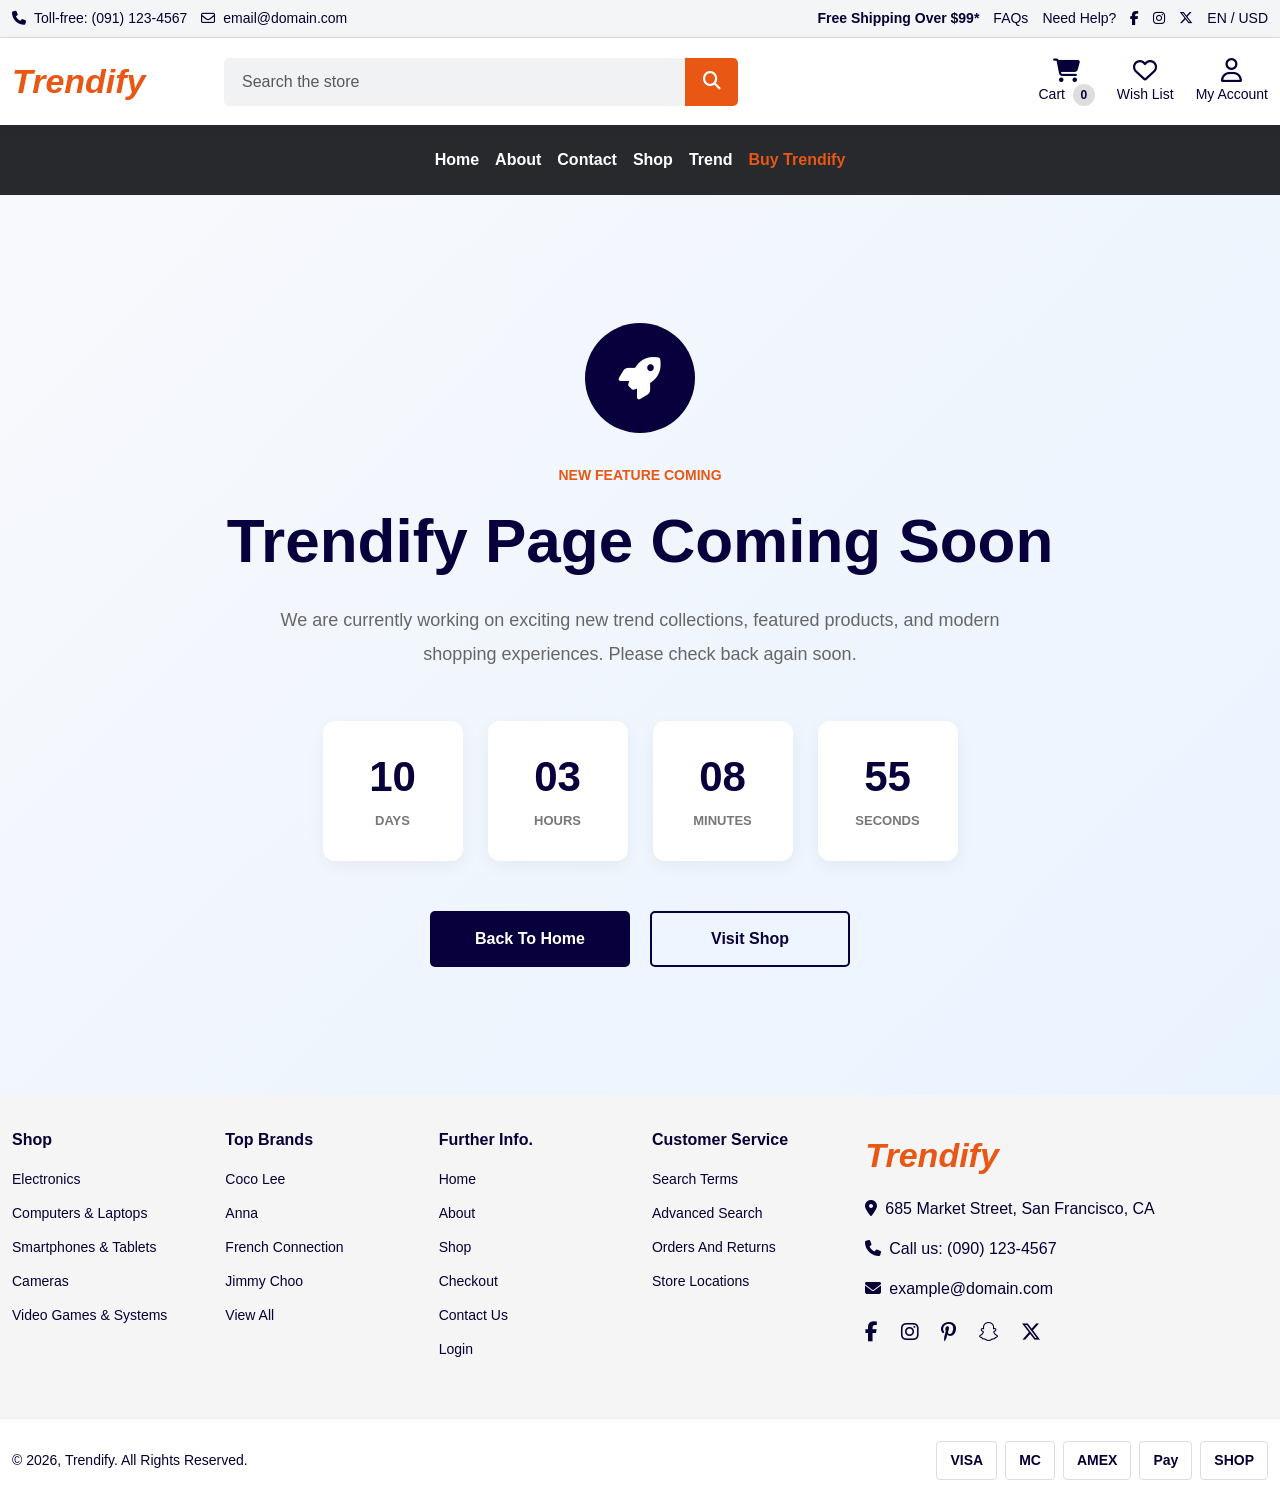
<file: buy-trendify.html>
<!DOCTYPE html>
<html lang="en">
<head>
  <meta charset="UTF-8" />
  <meta name="viewport" content="width=device-width, initial-scale=1.0" />
  <title>Trendify E-Commerce</title>

  <!-- Bootstrap CSS -->
  <link href="https://cdn.jsdelivr.net/npm/bootstrap@5.3.3/dist/css/bootstrap.min.css" rel="stylesheet">

  <!-- Font Awesome Icons -->
  <link href="https://cdnjs.cloudflare.com/ajax/libs/font-awesome/6.5.1/css/all.min.css" rel="stylesheet">

  <!-- Custom Stylesheet -->
  <link rel="stylesheet" href="assets/css/style.css" />
</head>
<body>

  <!-- ========================= Top Bar Section Start ========================= -->
  <div class="top-bar">
    <div class="container site-container d-flex justify-content-between align-items-center flex-wrap gap-2">
      <div class="top-contact">
        <span><i class="fa-solid fa-phone me-2"></i>Toll-free: (091) 123-4567</span>
        <span><i class="fa-regular fa-envelope me-2"></i>email@domain.com</span>
      </div>

      <div class="top-links">
        <strong>Free Shipping Over $99*</strong>
        <a href="#">FAQs</a>
        <a href="#">Need Help?</a>
        <a href="#" aria-label="Facebook"><i class="fa-brands fa-facebook-f"></i></a>
        <a href="#" aria-label="Instagram"><i class="fa-brands fa-instagram"></i></a>
        <a href="#" aria-label="X"><i class="fa-brands fa-x-twitter"></i></a>
        <span>EN / USD</span>
      </div>
    </div>
  </div>
  <!-- ========================= Top Bar Section End ========================= -->

  <!-- ========================= Header Section Start ========================= -->
  <header class="main-header">
    <div class="container site-container">
      <div class="row align-items-center g-3">
        <div class="col-lg-2 col-6">
          <a href="index.html" class="logo">Trendify</a>
        </div>

        <div class="col-lg-5 col-12 order-lg-2 order-3">
          <form class="search-box d-flex" action="#">
            <input type="text" class="form-control" placeholder="Search the store" aria-label="Search the store">
            <button type="submit" aria-label="Search"><i class="fa-solid fa-magnifying-glass"></i></button>
          </form>
        </div>

        <div class="col-lg-5 col-6 order-lg-3 order-2">
          <div class="header-icons d-flex justify-content-end align-items-center">
            <a href="cart.html" class="header-icon">
			  <i class="fa-solid fa-cart-shopping"></i>
			  Cart <span id="cartCount">0</span>
			</a>
            <a href="wishlist.html" class="header-icon hide-small"><i class="fa-regular fa-heart"></i><span>Wish List</span></a>
            <a href="login.html" class="header-icon hide-small"><i class="fa-regular fa-user"></i><span>My Account</span></a>
          </div>
        </div>
      </div>
    </div>
  </header>
  <!-- ========================= Header Section End ========================= -->

  <!-- ========================= Navigation Menu Section Start ========================= -->
  <nav class="navbar navbar-expand-lg nav-section">
    <div class="container site-container">
      <a class="mobile-menu-title d-lg-none" href="index.html">Menu</a>
      <button class="navbar-toggler bg-light" type="button" data-bs-toggle="collapse" data-bs-target="#mainMenu" aria-controls="mainMenu" aria-expanded="false" aria-label="Toggle navigation">
        <span class="navbar-toggler-icon"></span>
      </button>

      <div class="collapse navbar-collapse" id="mainMenu">
        <ul class="navbar-nav mx-auto">
          <li class="nav-item"><a class="nav-link" href="index.html">Home</a></li>
          
          <li class="nav-item"><a class="nav-link" href="about.html">About</a></li>
          <li class="nav-item"><a class="nav-link" href="contact.html">Contact</a></li>
		  <li class="nav-item"><a class="nav-link" href="shop.html">Shop</a></li>
          <li class="nav-item"><a class="nav-link" href="trends.html">Trend</a></li>
          <li class="nav-item"><a class="nav-link active" href="buy-trendify.html">Buy Trendify</a></li>
        </ul>
      </div>
    </div>
  </nav>
  <!-- ========================= Navigation Menu Section End ========================= -->

  <!-- ===================================================== -->
<!-- COMING SOON PAGE SECTION START -->
<!-- ===================================================== -->

<section class="coming-soon-section">

  <div class="container">

    <div class="coming-soon-content text-center">

      <!-- ICON -->

      <div class="coming-icon">
        <i class="fa-solid fa-rocket"></i>
      </div>




      <!-- TITLE -->

      <span class="coming-tag">
        New Feature Coming
      </span>

      <h1>Trendify Page Coming Soon</h1>




      <!-- DESCRIPTION -->

      <p>
        We are currently working on exciting new trend collections,
        featured products, and modern shopping experiences.
        Please check back again soon.
      </p>




      <!-- COUNTDOWN BOXES -->

      <div class="coming-counter">

        <div class="counter-box">
          <h2>10</h2>
          <span>Days</span>
        </div>

        <div class="counter-box">
          <h2>03</h2>
          <span>Hours</span>
        </div>

        <div class="counter-box">
          <h2>08</h2>
          <span>Minutes</span>
        </div>

        <div class="counter-box">
          <h2>55</h2>
          <span>Seconds</span>
        </div>

      </div>




      <!-- BUTTONS -->

      <div class="coming-buttons">

        <a href="index.html" class="home-btn">
          Back To Home
        </a>

        <a href="shop.html" class="shop-btn-coming">
          Visit Shop
        </a>

      </div>

    </div>

  </div>

</section>

<!-- ===================================================== -->
<!-- COMING SOON PAGE SECTION END -->
<!-- ===================================================== -->
  
  
  
  
  
  
  
<!-- ========================= Footer Section Start ========================= -->
  <footer class="site-footer">
    <div class="container site-container">
      <div class="row gy-4">
        <div class="col-lg-2 col-md-6">
          <h6>Shop</h6>
          <a href="shop.html">Electronics</a>
          <a href="shop.html">Computers & Laptops</a>
          <a href="shop.html">Smartphones & Tablets</a>
          <a href="shop.html">Cameras</a>
          <a href="shop.html">Video Games & Systems</a>
        </div>

        <div class="col-lg-2 col-md-6">
          <h6>Top Brands</h6>
          <a href="#">Coco Lee</a>
          <a href="#">Anna</a>
          <a href="#">French Connection</a>
          <a href="#">Jimmy Choo</a>
          <a href="#">View All</a>
        </div>

        <div class="col-lg-2 col-md-6">
          <h6>Further Info.</h6>
		  <a href="index.html">Home</a>
          <a href="about.html">About</a>
          <a href="shop.html">Shop</a>
		  <a href="checkout.html">Checkout</a>
          <a href="contact.html">Contact Us</a>
          <a href="login.html">Login</a>
        </div>

        <div class="col-lg-2 col-md-6">
          <h6>Customer Service</h6>
          <a href="#">Search Terms</a>
          <a href="#">Advanced Search</a>
          <a href="#">Orders And Returns</a>
          <a href="#">Store Locations</a>
        </div>

        <div class="col-lg-4 col-md-12">
          <div class="footer-logo mb-3">Trendify</div>
          <p><i class="fa-solid fa-location-dot me-2"></i>685 Market Street, San Francisco, CA</p>
          <p><i class="fa-solid fa-phone me-2"></i>Call us: (090) 123-4567</p>
          <p><i class="fa-solid fa-envelope me-2"></i>example@domain.com</p>

          <div class="social-icons mt-3">
            <a href="#" aria-label="Facebook"><i class="fa-brands fa-facebook-f"></i></a>
            <a href="#" aria-label="Instagram"><i class="fa-brands fa-instagram"></i></a>
            <a href="#" aria-label="Pinterest"><i class="fa-brands fa-pinterest-p"></i></a>
            <a href="#" aria-label="Snapchat"><i class="fa-brands fa-snapchat"></i></a>
            <a href="#" aria-label="X"><i class="fa-brands fa-x-twitter"></i></a>
          </div>
        </div>
      </div>
    </div>
  </footer>
  <!-- ========================= Footer Section End ========================= -->

  <!-- ========================= Copyright Section Start ========================= -->
  <div class="copyright">
    <div class="container site-container d-flex justify-content-between align-items-center flex-wrap gap-3">
      <div>© 2026, Trendify. All Rights Reserved.</div>
      <div class="payment">
        <span>VISA</span>
        <span>MC</span>
        <span>AMEX</span>
        <span>Pay</span>
        <span>SHOP</span>
      </div>
    </div>
  </div>
  <!-- ========================= Copyright Section End ========================= -->

  <!-- Bootstrap JavaScript -->
  <script src="https://cdn.jsdelivr.net/npm/bootstrap@5.3.3/dist/js/bootstrap.bundle.min.js"></script>
  
    <!-- Add to Cart JavaScript -->
  <script src="assets/js/cart.js"></script>
</body>
</html>
</file>
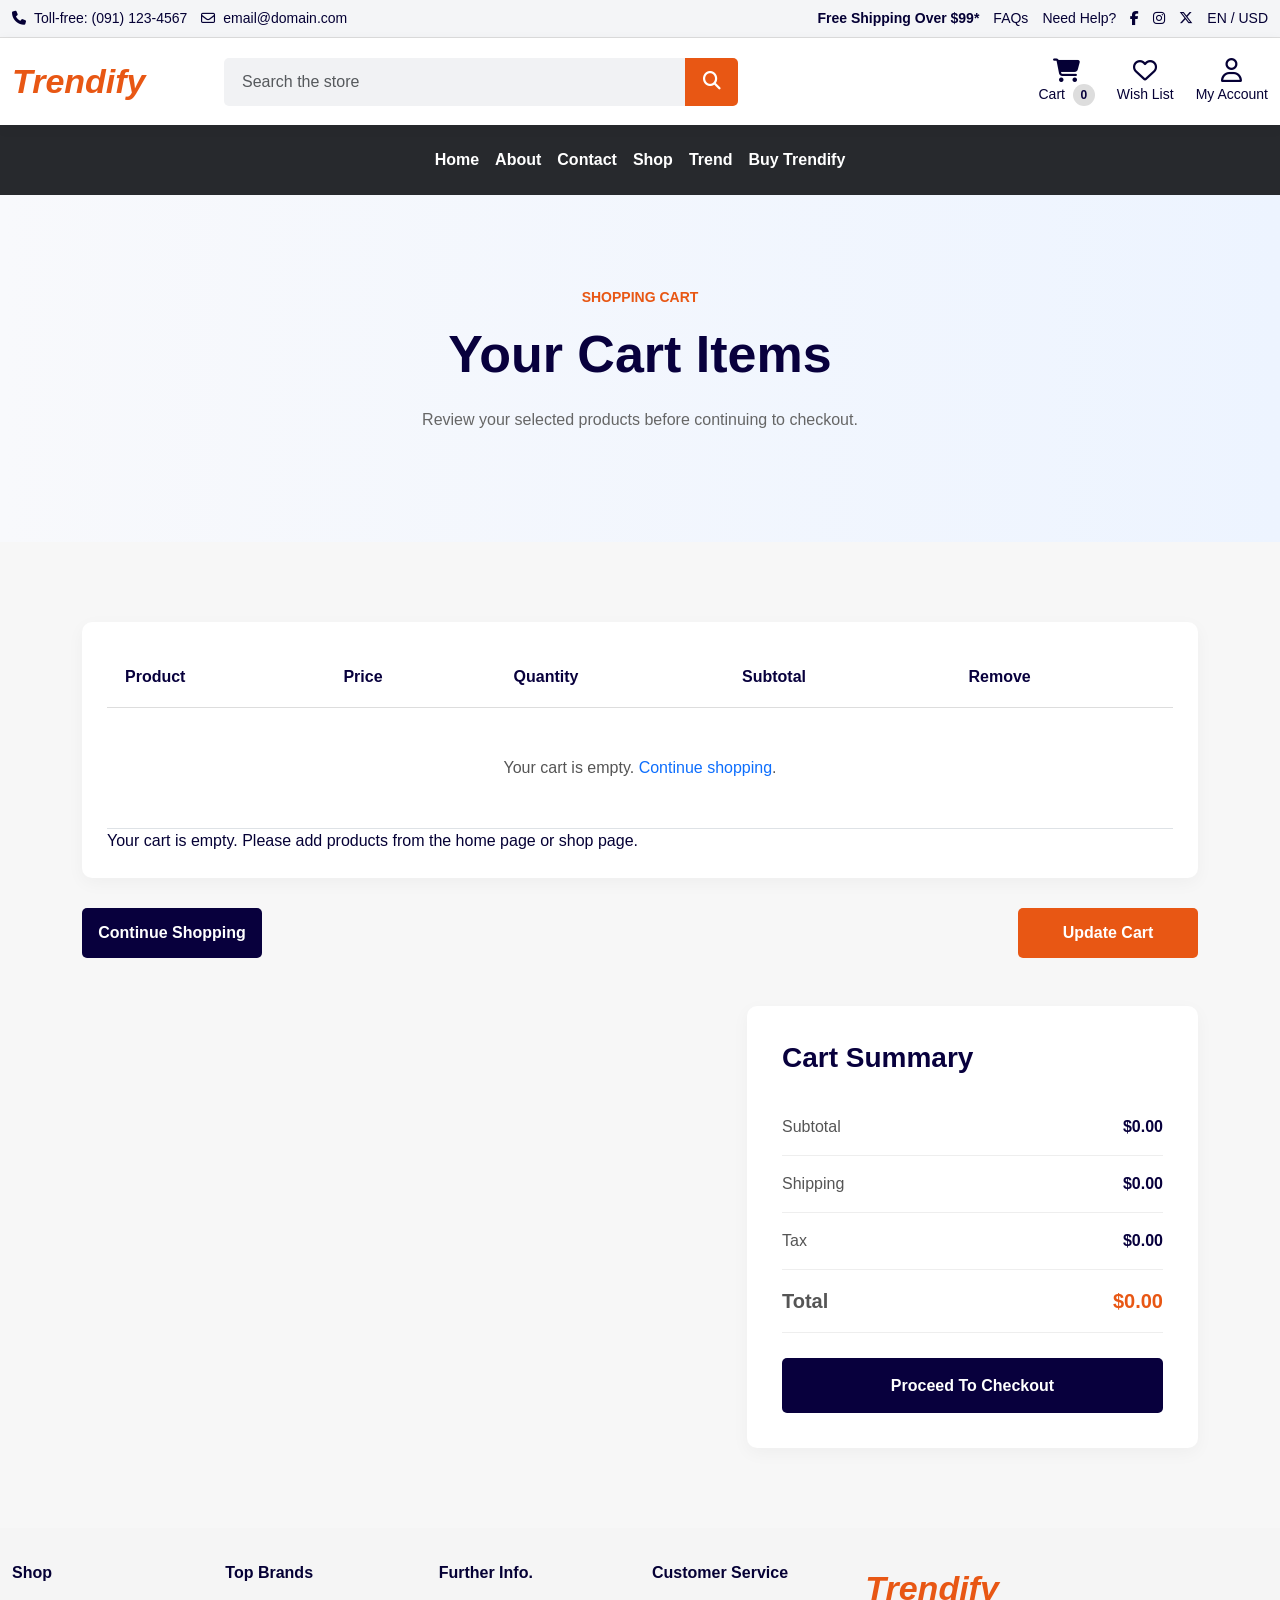
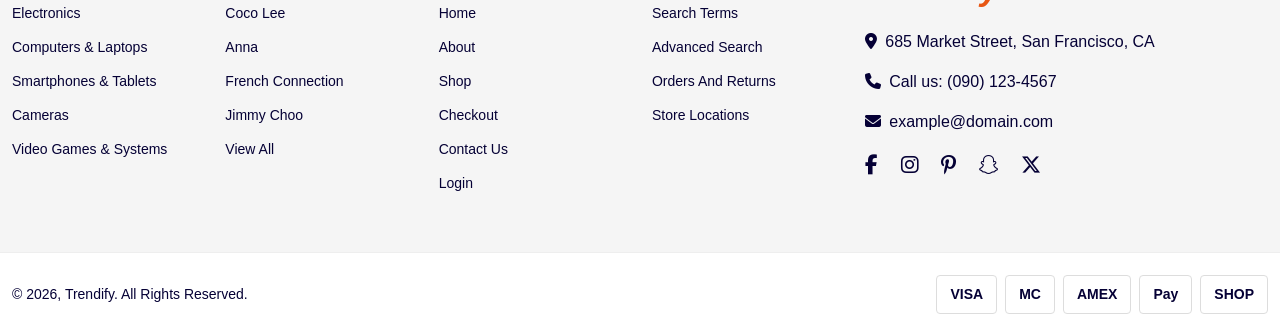
<file: cart.html>
<!DOCTYPE html>
<html lang="en">
<head>
  <meta charset="UTF-8" />
  <meta name="viewport" content="width=device-width, initial-scale=1.0" />
  <title>Trendify E-Commerce</title>

  <!-- Bootstrap CSS -->
  <link href="https://cdn.jsdelivr.net/npm/bootstrap@5.3.3/dist/css/bootstrap.min.css" rel="stylesheet">

  <!-- Font Awesome Icons -->
  <link href="https://cdnjs.cloudflare.com/ajax/libs/font-awesome/6.5.1/css/all.min.css" rel="stylesheet">

  <!-- Custom Stylesheet -->
  <link rel="stylesheet" href="assets/css/style.css" />
</head>
<body>

  <!-- ========================= Top Bar Section Start ========================= -->
  <div class="top-bar">
    <div class="container site-container d-flex justify-content-between align-items-center flex-wrap gap-2">
      <div class="top-contact">
        <span><i class="fa-solid fa-phone me-2"></i>Toll-free: (091) 123-4567</span>
        <span><i class="fa-regular fa-envelope me-2"></i>email@domain.com</span>
      </div>

      <div class="top-links">
        <strong>Free Shipping Over $99*</strong>
        <a href="#">FAQs</a>
        <a href="#">Need Help?</a>
        <a href="#" aria-label="Facebook"><i class="fa-brands fa-facebook-f"></i></a>
        <a href="#" aria-label="Instagram"><i class="fa-brands fa-instagram"></i></a>
        <a href="#" aria-label="X"><i class="fa-brands fa-x-twitter"></i></a>
        <span>EN / USD</span>
      </div>
    </div>
  </div>
  <!-- ========================= Top Bar Section End ========================= -->

  <!-- ========================= Header Section Start ========================= -->
  <header class="main-header">
    <div class="container site-container">
      <div class="row align-items-center g-3">
        <div class="col-lg-2 col-6">
          <a href="index.html" class="logo">Trendify</a>
        </div>

        <div class="col-lg-5 col-12 order-lg-2 order-3">
          <form class="search-box d-flex" action="#">
            <input type="text" class="form-control" placeholder="Search the store" aria-label="Search the store">
            <button type="submit" aria-label="Search"><i class="fa-solid fa-magnifying-glass"></i></button>
          </form>
        </div>

        <div class="col-lg-5 col-6 order-lg-3 order-2">
          <div class="header-icons d-flex justify-content-end align-items-center">
            <a href="cart.html" class="header-icon active cart-link"><i class="fa-solid fa-cart-shopping"></i><span>Cart</span> <span id="cartCount" class="cart-count">0</span></a>
            <a href="wishlist.html" class="header-icon hide-small"><i class="fa-regular fa-heart"></i><span>Wish List</span></a>
            <a href="login.html" class="header-icon hide-small"><i class="fa-regular fa-user"></i><span>My Account</span></a>
          </div>
        </div>
      </div>
    </div>
  </header>
  <!-- ========================= Header Section End ========================= -->

  <!-- ========================= Navigation Menu Section Start ========================= -->
  <nav class="navbar navbar-expand-lg nav-section">
    <div class="container site-container">
      <a class="mobile-menu-title d-lg-none" href="index.html">Menu</a>
      <button class="navbar-toggler bg-light" type="button" data-bs-toggle="collapse" data-bs-target="#mainMenu" aria-controls="mainMenu" aria-expanded="false" aria-label="Toggle navigation">
        <span class="navbar-toggler-icon"></span>
      </button>

      <div class="collapse navbar-collapse" id="mainMenu">
        <ul class="navbar-nav mx-auto">
          <li class="nav-item"><a class="nav-link" href="index.html">Home</a></li>
          
          <li class="nav-item"><a class="nav-link" href="about.html">About</a></li>
          <li class="nav-item"><a class="nav-link" href="contact.html">Contact</a></li>
		  <li class="nav-item"><a class="nav-link" href="shop.html">Shop</a></li>
          <li class="nav-item"><a class="nav-link" href="trends.html">Trend</a></li>
          <li class="nav-item"><a class="nav-link" href="buy-trendify.html">Buy Trendify</a></li>
        </ul>
      </div>
    </div>
  </nav>
  <!-- ========================= Navigation Menu Section End ========================= -->
  
  <!-- ===================================================== -->
<!-- CART PAGE HERO SECTION START -->
<!-- ===================================================== -->

<section class="cart-hero-section">
  <div class="container">
    <div class="cart-hero-content text-center">
      <span class="cart-tag">Shopping Cart</span>

      <h1>Your Cart Items</h1>

      <p>
        Review your selected products before continuing to checkout.
      </p>
    </div>
  </div>
</section>

<!-- ===================================================== -->
<!-- CART PAGE HERO SECTION END -->
<!-- ===================================================== -->




<!-- ===================================================== -->
<!-- CART TABLE SECTION START -->
<!-- ===================================================== -->

<section class="cart-section">
  <div class="container">

    <div class="cart-table-wrap">

      <table class="table cart-table align-middle">

        <thead>
          <tr>
            <th>Product</th>
            <th>Price</th>
            <th>Quantity</th>
            <th>Subtotal</th>
            <th>Remove</th>
          </tr>
        </thead>

        <tbody id="cartBody"></tbody>

      </table>

      <div id="emptyCartMessage" class="empty-cart-message">
        Your cart is empty. Please add products from the home page or shop page.
      </div>

    </div>




    <!-- CART ACTIONS -->

    <div class="cart-actions">

      <a href="shop.html" class="continue-btn">
        Continue Shopping
      </a>

      <button class="update-cart-btn" id="updateCartBtn" type="button">
        Update Cart
      </button>

    </div>




    <!-- CART SUMMARY -->

    <div class="row justify-content-end mt-5">

      <div class="col-lg-5">

        <div class="cart-summary">

          <h3>Cart Summary</h3>

          <div class="summary-row">
            <span>Subtotal</span>
            <strong id="cartSubtotal">$0.00</strong>
          </div>

          <div class="summary-row">
            <span>Shipping</span>
            <strong id="cartShipping">$0.00</strong>
          </div>

          <div class="summary-row">
            <span>Tax</span>
            <strong id="cartTax">$0.00</strong>
          </div>

          <div class="summary-row total">
            <span>Total</span>
            <strong id="cartTotal">$0.00</strong>
          </div>

          <a href="checkout.html" class="checkout-btn">
            Proceed To Checkout
          </a>

        </div>

      </div>

    </div>

  </div>
</section>

<!-- ===================================================== -->
<!-- CART TABLE SECTION END -->
<!-- ===================================================== -->
  
  
  
  
  
  
  
  
  
  
  
  
  
  
  
  
  
<!-- ========================= Footer Section Start ========================= -->
  <footer class="site-footer">
    <div class="container site-container">
      <div class="row gy-4">
        <div class="col-lg-2 col-md-6">
          <h6>Shop</h6>
          <a href="shop.html">Electronics</a>
          <a href="shop.html">Computers & Laptops</a>
          <a href="shop.html">Smartphones & Tablets</a>
          <a href="shop.html">Cameras</a>
          <a href="shop.html">Video Games & Systems</a>
        </div>

        <div class="col-lg-2 col-md-6">
          <h6>Top Brands</h6>
          <a href="#">Coco Lee</a>
          <a href="#">Anna</a>
          <a href="#">French Connection</a>
          <a href="#">Jimmy Choo</a>
          <a href="#">View All</a>
        </div>

        <div class="col-lg-2 col-md-6">
          <h6>Further Info.</h6>
		  <a href="index.html">Home</a>
          <a href="about.html">About</a>
          <a href="shop.html">Shop</a>
		  <a href="checkout.html">Checkout</a>
          <a href="contact.html">Contact Us</a>
          <a href="login.html">Login</a>
        </div>

        <div class="col-lg-2 col-md-6">
          <h6>Customer Service</h6>
          <a href="#">Search Terms</a>
          <a href="#">Advanced Search</a>
          <a href="#">Orders And Returns</a>
          <a href="#">Store Locations</a>
        </div>

        <div class="col-lg-4 col-md-12">
          <div class="footer-logo mb-3">Trendify</div>
          <p><i class="fa-solid fa-location-dot me-2"></i>685 Market Street, San Francisco, CA</p>
          <p><i class="fa-solid fa-phone me-2"></i>Call us: (090) 123-4567</p>
          <p><i class="fa-solid fa-envelope me-2"></i>example@domain.com</p>

          <div class="social-icons mt-3">
            <a href="#" aria-label="Facebook"><i class="fa-brands fa-facebook-f"></i></a>
            <a href="#" aria-label="Instagram"><i class="fa-brands fa-instagram"></i></a>
            <a href="#" aria-label="Pinterest"><i class="fa-brands fa-pinterest-p"></i></a>
            <a href="#" aria-label="Snapchat"><i class="fa-brands fa-snapchat"></i></a>
            <a href="#" aria-label="X"><i class="fa-brands fa-x-twitter"></i></a>
          </div>
        </div>
      </div>
    </div>
  </footer>
  <!-- ========================= Footer Section End ========================= -->

  <!-- ========================= Copyright Section Start ========================= -->
  <div class="copyright">
    <div class="container site-container d-flex justify-content-between align-items-center flex-wrap gap-3">
      <div>© 2026, Trendify. All Rights Reserved.</div>
      <div class="payment">
        <span>VISA</span>
        <span>MC</span>
        <span>AMEX</span>
        <span>Pay</span>
        <span>SHOP</span>
      </div>
    </div>
  </div>
  <!-- ========================= Copyright Section End ========================= -->

  <!-- Bootstrap JavaScript -->
  <script src="https://cdn.jsdelivr.net/npm/bootstrap@5.3.3/dist/js/bootstrap.bundle.min.js"></script>

  <!-- Cart Local Storage JavaScript -->
  <script src="assets/js/cart.js"></script>
</body>
</html>
</file>
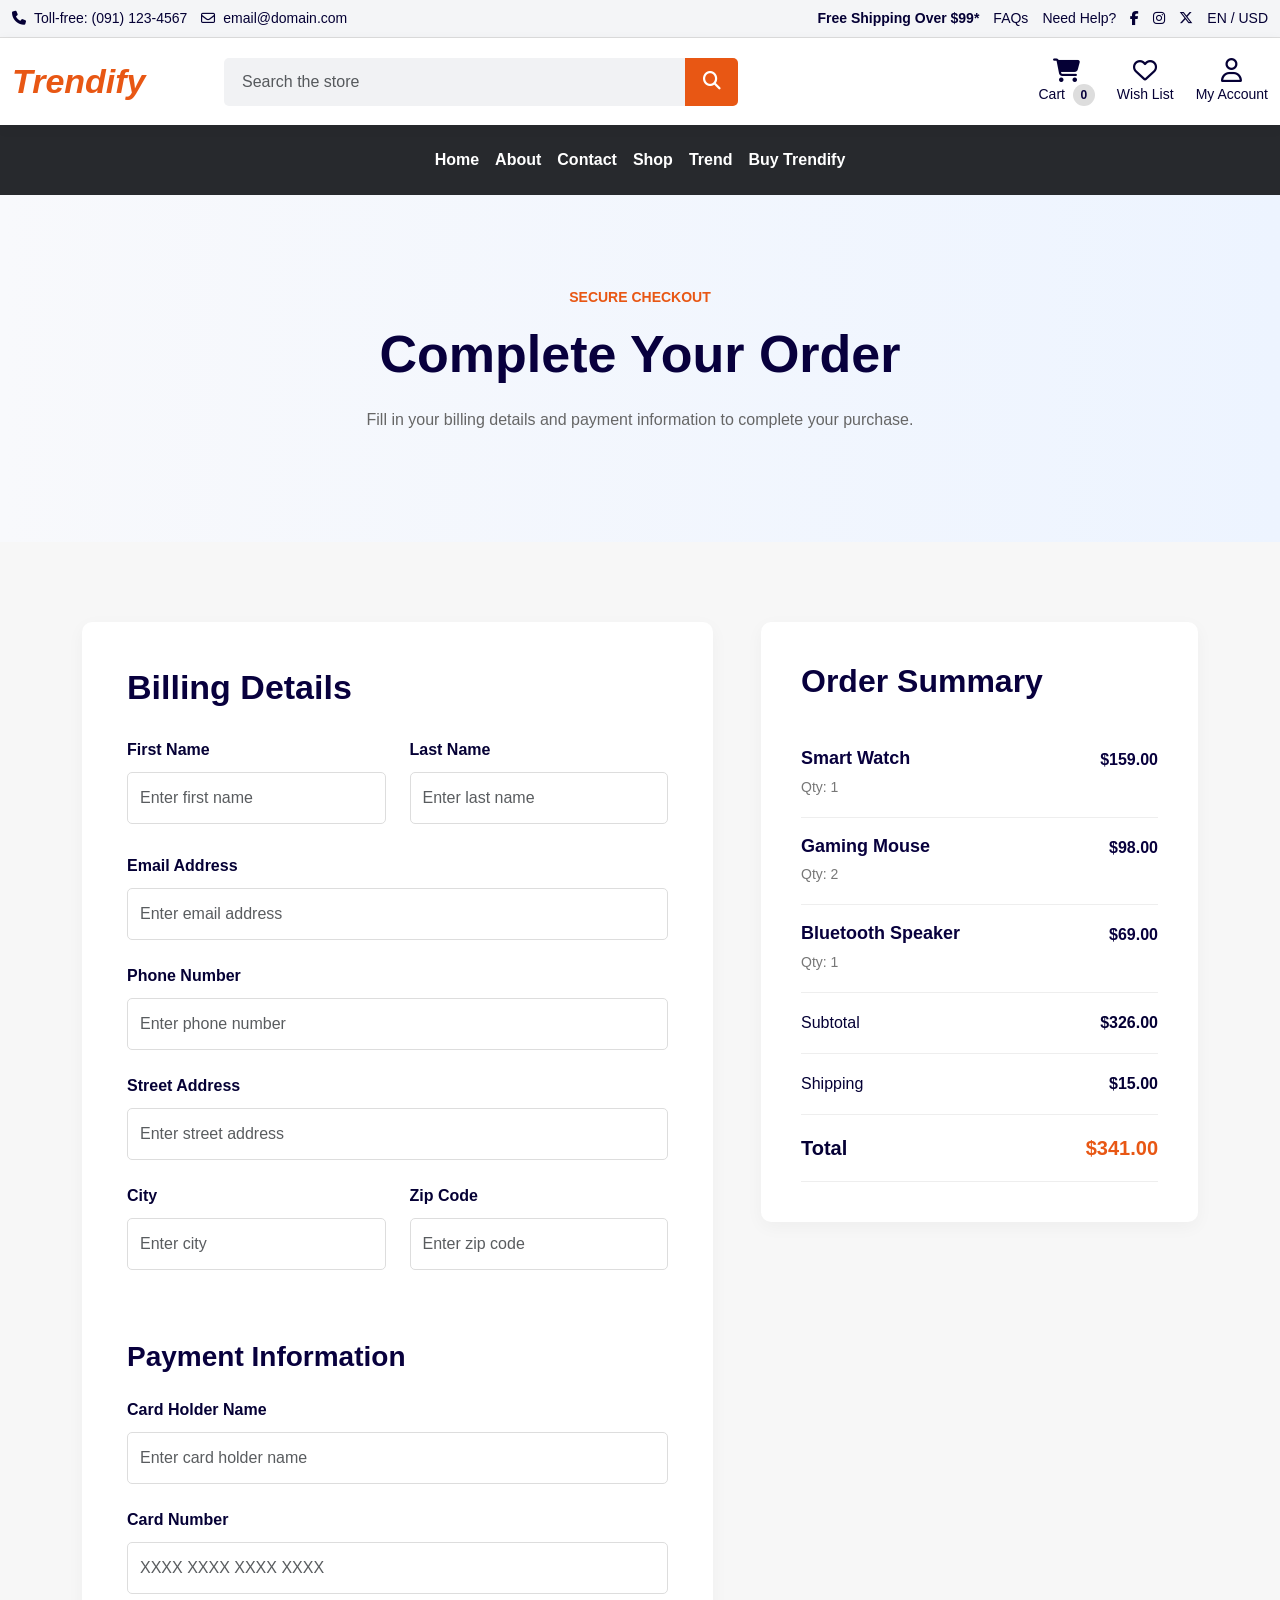
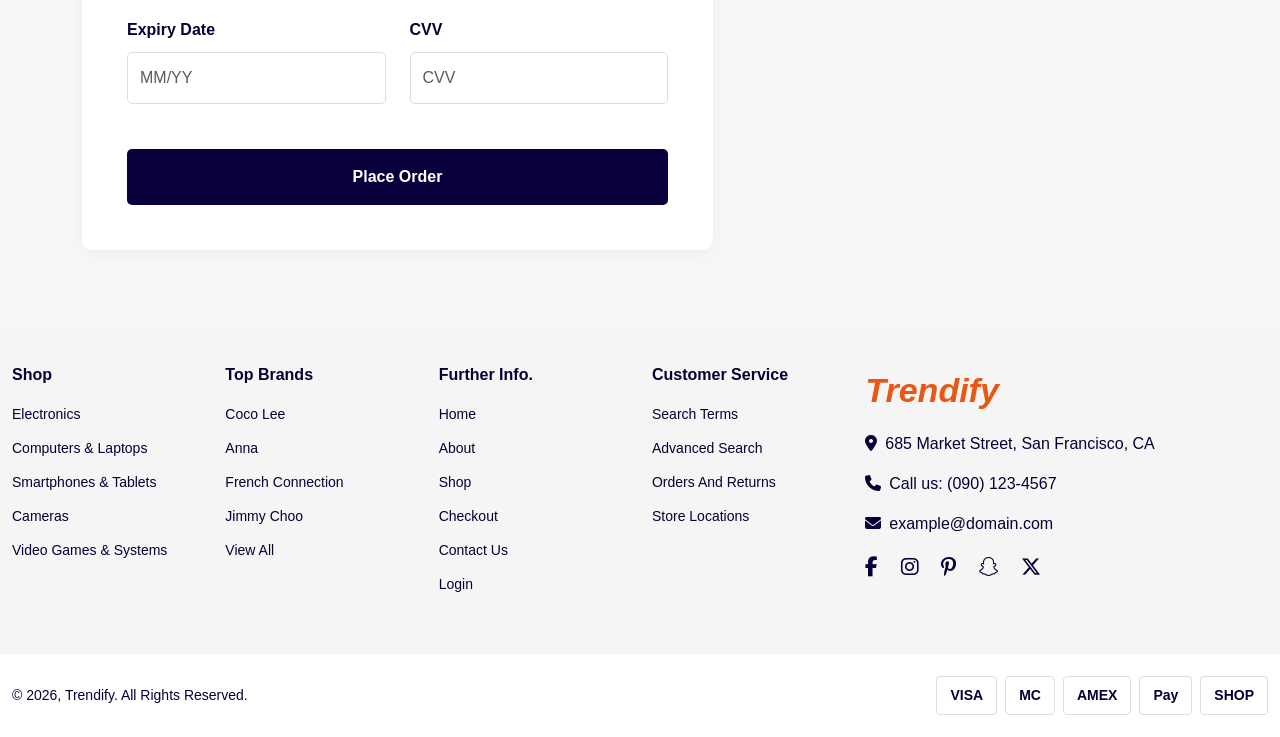
<file: checkout.html>
<!DOCTYPE html>
<html lang="en">
<head>
  <meta charset="UTF-8" />
  <meta name="viewport" content="width=device-width, initial-scale=1.0" />
  <title>Trendify E-Commerce</title>

  <!-- Bootstrap CSS -->
  <link href="https://cdn.jsdelivr.net/npm/bootstrap@5.3.3/dist/css/bootstrap.min.css" rel="stylesheet">

  <!-- Font Awesome Icons -->
  <link href="https://cdnjs.cloudflare.com/ajax/libs/font-awesome/6.5.1/css/all.min.css" rel="stylesheet">

  <!-- Custom Stylesheet -->
  <link rel="stylesheet" href="assets/css/style.css" />
</head>
<body>

  <!-- ========================= Top Bar Section Start ========================= -->
  <div class="top-bar">
    <div class="container site-container d-flex justify-content-between align-items-center flex-wrap gap-2">
      <div class="top-contact">
        <span><i class="fa-solid fa-phone me-2"></i>Toll-free: (091) 123-4567</span>
        <span><i class="fa-regular fa-envelope me-2"></i>email@domain.com</span>
      </div>

      <div class="top-links">
        <strong>Free Shipping Over $99*</strong>
        <a href="#">FAQs</a>
        <a href="#">Need Help?</a>
        <a href="#" aria-label="Facebook"><i class="fa-brands fa-facebook-f"></i></a>
        <a href="#" aria-label="Instagram"><i class="fa-brands fa-instagram"></i></a>
        <a href="#" aria-label="X"><i class="fa-brands fa-x-twitter"></i></a>
        <span>EN / USD</span>
      </div>
    </div>
  </div>
  <!-- ========================= Top Bar Section End ========================= -->

  <!-- ========================= Header Section Start ========================= -->
  <header class="main-header">
    <div class="container site-container">
      <div class="row align-items-center g-3">
        <div class="col-lg-2 col-6">
          <a href="index.html" class="logo">Trendify</a>
        </div>

        <div class="col-lg-5 col-12 order-lg-2 order-3">
          <form class="search-box d-flex" action="#">
            <input type="text" class="form-control" placeholder="Search the store" aria-label="Search the store">
            <button type="submit" aria-label="Search"><i class="fa-solid fa-magnifying-glass"></i></button>
          </form>
        </div>

        <div class="col-lg-5 col-6 order-lg-3 order-2">
          <div class="header-icons d-flex justify-content-end align-items-center">
            <a href="cart.html" class="header-icon">
			  <i class="fa-solid fa-cart-shopping"></i>
			  Cart <span id="cartCount">0</span>
			</a>
            <a href="wishlist.html" class="header-icon hide-small"><i class="fa-regular fa-heart"></i><span>Wish List</span></a>
            <a href="login.html" class="header-icon hide-small"><i class="fa-regular fa-user"></i><span>My Account</span></a>
          </div>
        </div>
      </div>
    </div>
  </header>
  <!-- ========================= Header Section End ========================= -->

  <!-- ========================= Navigation Menu Section Start ========================= -->
  <nav class="navbar navbar-expand-lg nav-section">
    <div class="container site-container">
      <a class="mobile-menu-title d-lg-none" href="index.html">Menu</a>
      <button class="navbar-toggler bg-light" type="button" data-bs-toggle="collapse" data-bs-target="#mainMenu" aria-controls="mainMenu" aria-expanded="false" aria-label="Toggle navigation">
        <span class="navbar-toggler-icon"></span>
      </button>

      <div class="collapse navbar-collapse" id="mainMenu">
        <ul class="navbar-nav mx-auto">
          <li class="nav-item"><a class="nav-link" href="index.html">Home</a></li>
          
          <li class="nav-item"><a class="nav-link" href="about.html">About</a></li>
          <li class="nav-item"><a class="nav-link" href="contact.html">Contact</a></li>
		  <li class="nav-item"><a class="nav-link" href="shop.html">Shop</a></li>
          <li class="nav-item"><a class="nav-link" href="trends.html">Trend</a></li>
          <li class="nav-item"><a class="nav-link" href="buy-trendify.html">Buy Trendify</a></li>
        </ul>
      </div>
    </div>
  </nav>
  <!-- ========================= Navigation Menu Section End ========================= -->
  
  <!-- ===================================================== -->
<!-- CHECKOUT PAGE HERO SECTION START -->
<!-- ===================================================== -->

<section class="checkout-hero-section">
  <div class="container">

    <div class="checkout-hero-content text-center">

      <span class="checkout-tag">Secure Checkout</span>

      <h1>Complete Your Order</h1>

      <p>
        Fill in your billing details and payment information to complete your purchase.
      </p>

    </div>

  </div>
</section>

<!-- ===================================================== -->
<!-- CHECKOUT PAGE HERO SECTION END -->
<!-- ===================================================== -->




<!-- ===================================================== -->
<!-- CHECKOUT SECTION START -->
<!-- ===================================================== -->

<section class="checkout-section">
  <div class="container">

    <div class="row g-5">

      <!-- ===================================================== -->
      <!-- BILLING FORM START -->
      <!-- ===================================================== -->

      <div class="col-lg-7">

        <div class="checkout-form-box">

          <h2>Billing Details</h2>

          <form id="checkoutForm">

            <div class="row">

              <div class="col-md-6 mb-4">

                <label class="form-label">First Name</label>

                <input 
                  type="text"
                  class="form-control"
                  id="checkoutFirstName"
                  placeholder="Enter first name"
                >

                <small class="checkout-error" id="checkoutFirstNameError"></small>

              </div>




              <div class="col-md-6 mb-4">

                <label class="form-label">Last Name</label>

                <input 
                  type="text"
                  class="form-control"
                  id="checkoutLastName"
                  placeholder="Enter last name"
                >

                <small class="checkout-error" id="checkoutLastNameError"></small>

              </div>

            </div>




            <div class="mb-4">

              <label class="form-label">Email Address</label>

              <input 
                type="email"
                class="form-control"
                id="checkoutEmail"
                placeholder="Enter email address"
              >

              <small class="checkout-error" id="checkoutEmailError"></small>

            </div>




            <div class="mb-4">

              <label class="form-label">Phone Number</label>

              <input 
                type="text"
                class="form-control"
                id="checkoutPhone"
                placeholder="Enter phone number"
              >

              <small class="checkout-error" id="checkoutPhoneError"></small>

            </div>




            <div class="mb-4">

              <label class="form-label">Street Address</label>

              <input 
                type="text"
                class="form-control"
                id="checkoutAddress"
                placeholder="Enter street address"
              >

              <small class="checkout-error" id="checkoutAddressError"></small>

            </div>




            <div class="row">

              <div class="col-md-6 mb-4">

                <label class="form-label">City</label>

                <input 
                  type="text"
                  class="form-control"
                  id="checkoutCity"
                  placeholder="Enter city"
                >

                <small class="checkout-error" id="checkoutCityError"></small>

              </div>




              <div class="col-md-6 mb-4">

                <label class="form-label">Zip Code</label>

                <input 
                  type="text"
                  class="form-control"
                  id="checkoutZip"
                  placeholder="Enter zip code"
                >

                <small class="checkout-error" id="checkoutZipError"></small>

              </div>

            </div>




            <!-- PAYMENT INFO -->

            <h3 class="payment-title">
              Payment Information
            </h3>




            <div class="mb-4">

              <label class="form-label">Card Holder Name</label>

              <input 
                type="text"
                class="form-control"
                id="cardName"
                placeholder="Enter card holder name"
              >

              <small class="checkout-error" id="cardNameError"></small>

            </div>




            <div class="mb-4">

              <label class="form-label">Card Number</label>

              <input 
                type="text"
                class="form-control"
                id="cardNumber"
                placeholder="XXXX XXXX XXXX XXXX"
              >

              <small class="checkout-error" id="cardNumberError"></small>

            </div>




            <div class="row">

              <div class="col-md-6 mb-4">

                <label class="form-label">Expiry Date</label>

                <input 
                  type="text"
                  class="form-control"
                  id="expiryDate"
                  placeholder="MM/YY"
                >

                <small class="checkout-error" id="expiryDateError"></small>

              </div>




              <div class="col-md-6 mb-4">

                <label class="form-label">CVV</label>

                <input 
                  type="password"
                  class="form-control"
                  id="cvv"
                  placeholder="CVV"
                >

                <small class="checkout-error" id="cvvError"></small>

              </div>

            </div>




            <button type="submit" class="place-order-btn">
              Place Order
            </button>




            <div class="checkout-success" id="checkoutSuccess">
              Your order has been placed successfully.
            </div>

          </form>

        </div>

      </div>

      <!-- ===================================================== -->
      <!-- BILLING FORM END -->
      <!-- ===================================================== -->




      <!-- ===================================================== -->
      <!-- ORDER SUMMARY START -->
      <!-- ===================================================== -->

      <div class="col-lg-5">

        <div class="checkout-summary-box">

          <h2>Order Summary</h2>

          <div class="checkout-product-row">

            <div>
              <h5>Smart Watch</h5>
              <span>Qty: 1</span>
            </div>

            <strong>$159.00</strong>

          </div>




          <div class="checkout-product-row">

            <div>
              <h5>Gaming Mouse</h5>
              <span>Qty: 2</span>
            </div>

            <strong>$98.00</strong>

          </div>




          <div class="checkout-product-row">

            <div>
              <h5>Bluetooth Speaker</h5>
              <span>Qty: 1</span>
            </div>

            <strong>$69.00</strong>

          </div>




          <div class="summary-total-row">
            <span>Subtotal</span>
            <strong>$326.00</strong>
          </div>

          <div class="summary-total-row">
            <span>Shipping</span>
            <strong>$15.00</strong>
          </div>

          <div class="summary-total-row total">
            <span>Total</span>
            <strong>$341.00</strong>
          </div>

        </div>

      </div>

      <!-- ===================================================== -->
      <!-- ORDER SUMMARY END -->
      <!-- ===================================================== -->

    </div>

  </div>
</section>

<!-- ===================================================== -->
<!-- CHECKOUT SECTION END -->
<!-- ===================================================== -->




<!-- ===================================================== -->
<!-- CHECKOUT VALIDATION SCRIPT START -->
<!-- ===================================================== -->

<script>

const checkoutForm = document.getElementById("checkoutForm");

checkoutForm.addEventListener("submit", function(event) {

  event.preventDefault();

  let valid = true;

  const fields = [
    "checkoutFirstName",
    "checkoutLastName",
    "checkoutEmail",
    "checkoutPhone",
    "checkoutAddress",
    "checkoutCity",
    "checkoutZip",
    "cardName",
    "cardNumber",
    "expiryDate",
    "cvv"
  ];

  fields.forEach(function(field) {

    const input = document.getElementById(field);
    const error = document.getElementById(field + "Error");

    error.innerHTML = "";

    if(input.value.trim() === "") {

      error.innerHTML = "This field is required";

      valid = false;

    }

  });




  // EMAIL VALIDATION

  const email = document.getElementById("checkoutEmail").value.trim();

  const emailPattern = /^[^ ]+@[^ ]+\.[a-z]{2,3}$/;

  if(email !== "" && !email.match(emailPattern)) {

    document.getElementById("checkoutEmailError").innerHTML =
    "Enter a valid email address";

    valid = false;

  }




  // CARD NUMBER VALIDATION

  const cardNumber = document.getElementById("cardNumber").value.trim();

  if(cardNumber.length < 16) {

    document.getElementById("cardNumberError").innerHTML =
    "Enter a valid card number";

    valid = false;

  }




  // CVV VALIDATION

  const cvv = document.getElementById("cvv").value.trim();

  if(cvv.length < 3) {

    document.getElementById("cvvError").innerHTML =
    "Enter valid CVV";

    valid = false;

  }




  // SUCCESS

  if(valid) {

    document.getElementById("checkoutSuccess").style.display = "block";

    checkoutForm.reset();

  }

});

</script>

<!-- ===================================================== -->
<!-- CHECKOUT VALIDATION SCRIPT END -->
<!-- ===================================================== -->
    
  
<!-- ========================= Footer Section Start ========================= -->
  <footer class="site-footer">
    <div class="container site-container">
      <div class="row gy-4">
        <div class="col-lg-2 col-md-6">
          <h6>Shop</h6>
          <a href="shop.html">Electronics</a>
          <a href="shop.html">Computers & Laptops</a>
          <a href="shop.html">Smartphones & Tablets</a>
          <a href="shop.html">Cameras</a>
          <a href="shop.html">Video Games & Systems</a>
        </div>

        <div class="col-lg-2 col-md-6">
          <h6>Top Brands</h6>
          <a href="#">Coco Lee</a>
          <a href="#">Anna</a>
          <a href="#">French Connection</a>
          <a href="#">Jimmy Choo</a>
          <a href="#">View All</a>
        </div>

        <div class="col-lg-2 col-md-6">
          <h6>Further Info.</h6>
		  <a href="index.html">Home</a>
          <a href="about.html">About</a>
          <a href="shop.html">Shop</a>
		  <a href="checkout.html">Checkout</a>
          <a href="contact.html">Contact Us</a>
          <a href="login.html">Login</a>
        </div>
		

        <div class="col-lg-2 col-md-6">
          <h6>Customer Service</h6>
          <a href="#">Search Terms</a>
          <a href="#">Advanced Search</a>
          <a href="#">Orders And Returns</a>
          <a href="#">Store Locations</a>
        </div>

        <div class="col-lg-4 col-md-12">
          <div class="footer-logo mb-3">Trendify</div>
          <p><i class="fa-solid fa-location-dot me-2"></i>685 Market Street, San Francisco, CA</p>
          <p><i class="fa-solid fa-phone me-2"></i>Call us: (090) 123-4567</p>
          <p><i class="fa-solid fa-envelope me-2"></i>example@domain.com</p>

          <div class="social-icons mt-3">
            <a href="#" aria-label="Facebook"><i class="fa-brands fa-facebook-f"></i></a>
            <a href="#" aria-label="Instagram"><i class="fa-brands fa-instagram"></i></a>
            <a href="#" aria-label="Pinterest"><i class="fa-brands fa-pinterest-p"></i></a>
            <a href="#" aria-label="Snapchat"><i class="fa-brands fa-snapchat"></i></a>
            <a href="#" aria-label="X"><i class="fa-brands fa-x-twitter"></i></a>
          </div>
        </div>
      </div>
    </div>
  </footer>
  <!-- ========================= Footer Section End ========================= -->

  <!-- ========================= Copyright Section Start ========================= -->
  <div class="copyright">
    <div class="container site-container d-flex justify-content-between align-items-center flex-wrap gap-3">
      <div>© 2026, Trendify. All Rights Reserved.</div>
      <div class="payment">
        <span>VISA</span>
        <span>MC</span>
        <span>AMEX</span>
        <span>Pay</span>
        <span>SHOP</span>
      </div>
    </div>
  </div>
  <!-- ========================= Copyright Section End ========================= -->

  <!-- Bootstrap JavaScript -->
  <script src="https://cdn.jsdelivr.net/npm/bootstrap@5.3.3/dist/js/bootstrap.bundle.min.js"></script>
  
    <!-- Add to Cart JavaScript -->
  <script src="assets/js/cart.js"></script>
</body>
</html>
</file>
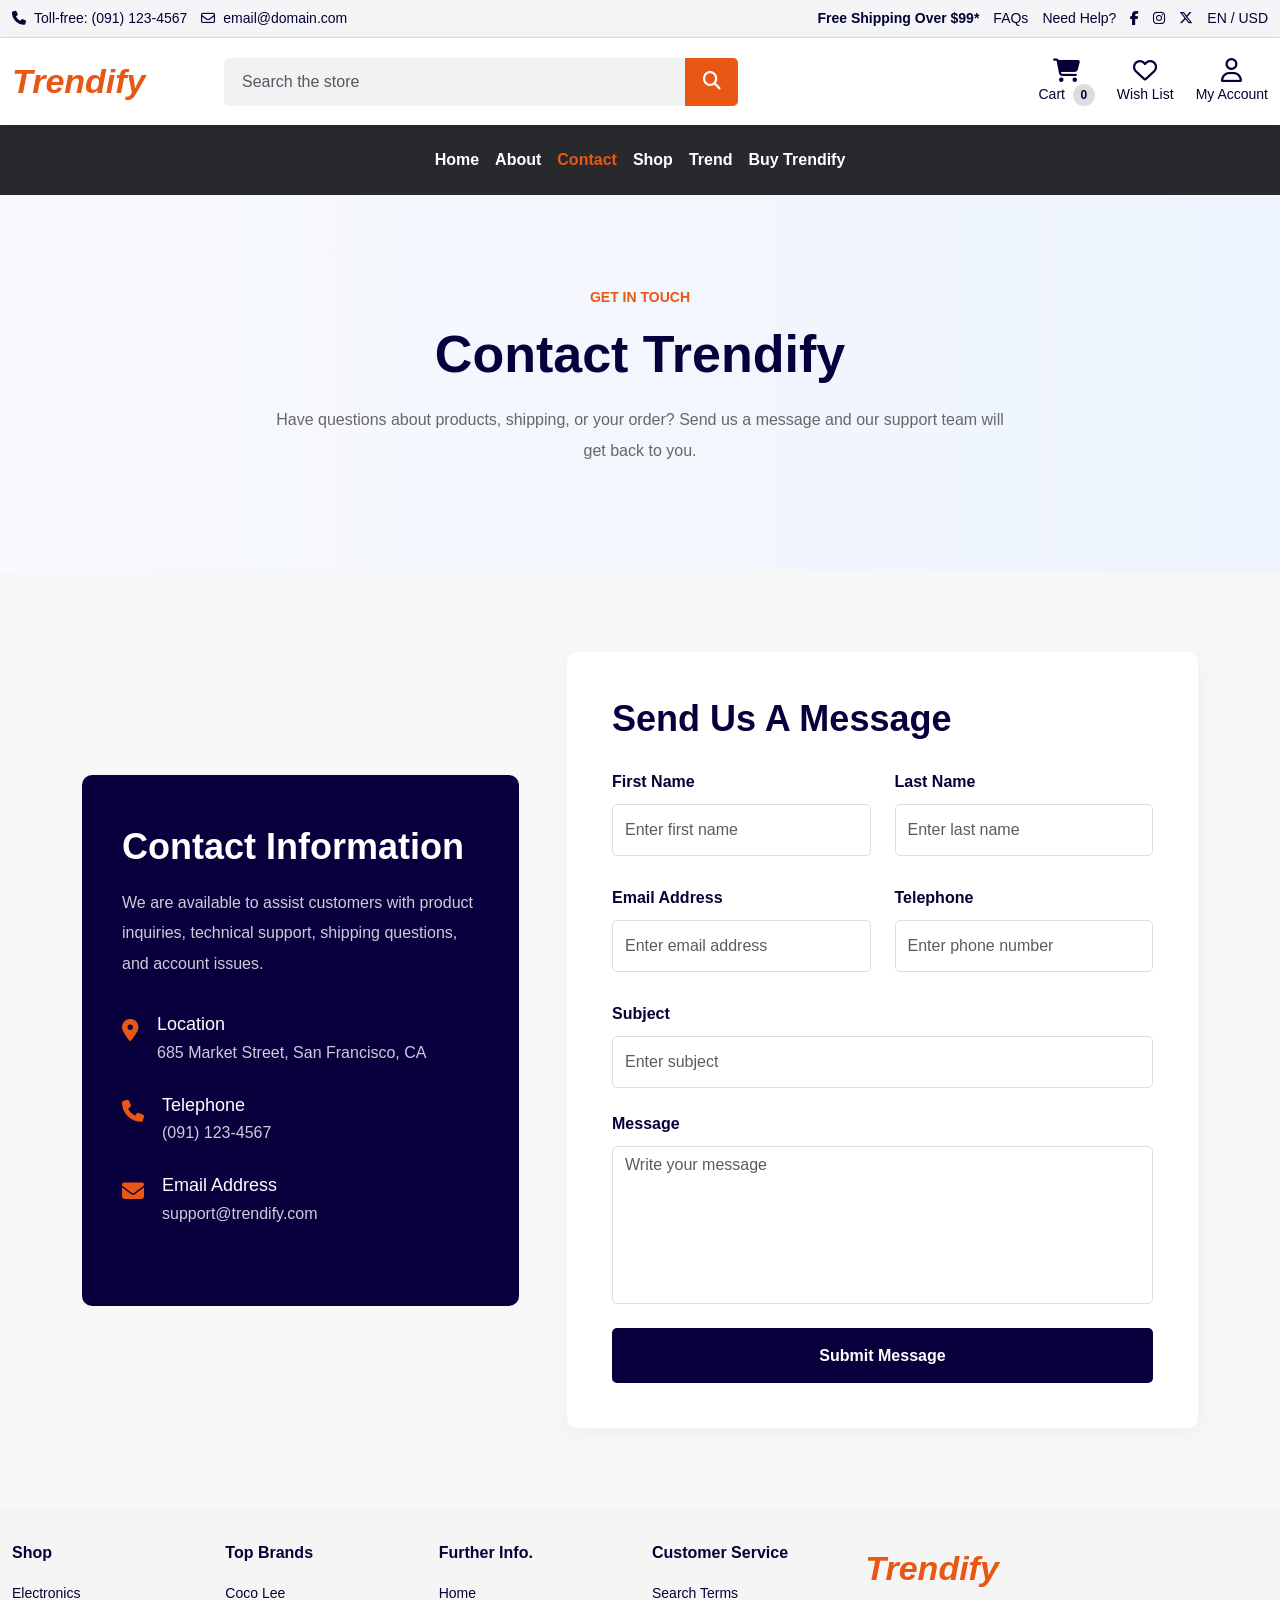
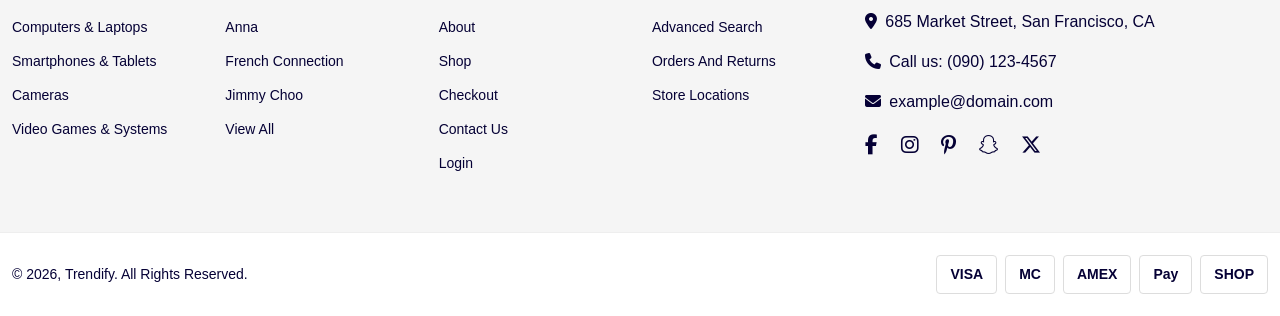
<file: contact.html>
<!DOCTYPE html>
<html lang="en">
<head>
  <meta charset="UTF-8" />
  <meta name="viewport" content="width=device-width, initial-scale=1.0" />
  <title>Trendify E-Commerce</title>

  <!-- Bootstrap CSS -->
  <link href="https://cdn.jsdelivr.net/npm/bootstrap@5.3.3/dist/css/bootstrap.min.css" rel="stylesheet">

  <!-- Font Awesome Icons -->
  <link href="https://cdnjs.cloudflare.com/ajax/libs/font-awesome/6.5.1/css/all.min.css" rel="stylesheet">

  <!-- Custom Stylesheet -->
  <link rel="stylesheet" href="assets/css/style.css" />
</head>
<body>

  <!-- ========================= Top Bar Section Start ========================= -->
  <div class="top-bar">
    <div class="container site-container d-flex justify-content-between align-items-center flex-wrap gap-2">
      <div class="top-contact">
        <span><i class="fa-solid fa-phone me-2"></i>Toll-free: (091) 123-4567</span>
        <span><i class="fa-regular fa-envelope me-2"></i>email@domain.com</span>
      </div>

      <div class="top-links">
        <strong>Free Shipping Over $99*</strong>
        <a href="#">FAQs</a>
        <a href="#">Need Help?</a>
        <a href="#" aria-label="Facebook"><i class="fa-brands fa-facebook-f"></i></a>
        <a href="#" aria-label="Instagram"><i class="fa-brands fa-instagram"></i></a>
        <a href="#" aria-label="X"><i class="fa-brands fa-x-twitter"></i></a>
        <span>EN / USD</span>
      </div>
    </div>
  </div>
  <!-- ========================= Top Bar Section End ========================= -->

  <!-- ========================= Header Section Start ========================= -->
  <header class="main-header">
    <div class="container site-container">
      <div class="row align-items-center g-3">
        <div class="col-lg-2 col-6">
          <a href="index.html" class="logo">Trendify</a>
        </div>

        <div class="col-lg-5 col-12 order-lg-2 order-3">
          <form class="search-box d-flex" action="#">
            <input type="text" class="form-control" placeholder="Search the store" aria-label="Search the store">
            <button type="submit" aria-label="Search"><i class="fa-solid fa-magnifying-glass"></i></button>
          </form>
        </div>

        <div class="col-lg-5 col-6 order-lg-3 order-2">
          <div class="header-icons d-flex justify-content-end align-items-center">
            <a href="cart.html" class="header-icon">
			  <i class="fa-solid fa-cart-shopping"></i>
			  Cart <span id="cartCount">0</span>
			</a>
            <a href="wishlist.html" class="header-icon hide-small"><i class="fa-regular fa-heart"></i><span>Wish List</span></a>
            <a href="login.html" class="header-icon hide-small"><i class="fa-regular fa-user"></i><span>My Account</span></a>
          </div>
        </div>
      </div>
    </div>
  </header>
  <!-- ========================= Header Section End ========================= -->

  <!-- ========================= Navigation Menu Section Start ========================= -->
  <nav class="navbar navbar-expand-lg nav-section">
    <div class="container site-container">
      <a class="mobile-menu-title d-lg-none" href="index.html">Menu</a>
      <button class="navbar-toggler bg-light" type="button" data-bs-toggle="collapse" data-bs-target="#mainMenu" aria-controls="mainMenu" aria-expanded="false" aria-label="Toggle navigation">
        <span class="navbar-toggler-icon"></span>
      </button>

      <div class="collapse navbar-collapse" id="mainMenu">
        <ul class="navbar-nav mx-auto">
          <li class="nav-item"><a class="nav-link" href="index.html">Home</a></li>
          
          <li class="nav-item"><a class="nav-link" href="about.html">About</a></li>
          <li class="nav-item"><a class="nav-link active" href="contact.html">Contact</a></li>
		  <li class="nav-item"><a class="nav-link" href="shop.html">Shop</a></li>
          <li class="nav-item"><a class="nav-link" href="trends.html">Trend</a></li>
          <li class="nav-item"><a class="nav-link" href="buy-trendify.html">Buy Trendify</a></li>
        </ul>
      </div>
    </div>
  </nav>
  <!-- ========================= Navigation Menu Section End ========================= -->
  
  <!-- ===================================================== -->
<!-- CONTACT PAGE HERO SECTION START -->
<!-- ===================================================== -->

<section class="contact-hero-section">
  <div class="container">

    <div class="contact-hero-content text-center">

      <span class="contact-tag">Get In Touch</span>

      <h1>Contact Trendify</h1>

      <p>
        Have questions about products, shipping, or your order? 
        Send us a message and our support team will get back to you.
      </p>

    </div>

  </div>
</section>

<!-- ===================================================== -->
<!-- CONTACT PAGE HERO SECTION END -->
<!-- ===================================================== -->




<!-- ===================================================== -->
<!-- CONTACT FORM SECTION START -->
<!-- ===================================================== -->

<section class="contact-form-section">
  <div class="container">

    <div class="row g-5 align-items-center">

      <!-- CONTACT INFO -->

      <div class="col-lg-5">

        <div class="contact-info-box">

          <h2>Contact Information</h2>

          <p>
            We are available to assist customers with product inquiries,
            technical support, shipping questions, and account issues.
          </p>

          <div class="contact-info-item">
            <i class="fa-solid fa-location-dot"></i>

            <div>
              <h5>Location</h5>
              <span>685 Market Street, San Francisco, CA</span>
            </div>
          </div>

          <div class="contact-info-item">
            <i class="fa-solid fa-phone"></i>

            <div>
              <h5>Telephone</h5>
              <span>(091) 123-4567</span>
            </div>
          </div>

          <div class="contact-info-item">
            <i class="fa-solid fa-envelope"></i>

            <div>
              <h5>Email Address</h5>
              <span>support@trendify.com</span>
            </div>
          </div>

        </div>

      </div>




      <!-- CONTACT FORM -->

      <div class="col-lg-7">

        <div class="contact-form-box">

          <h2>Send Us A Message</h2>

          <form id="contactForm">

            <div class="row">

              <div class="col-md-6 mb-4">
                <label class="form-label">First Name</label>

                <input 
                  type="text" 
                  class="form-control"
                  id="firstName"
                  placeholder="Enter first name"
                >

                <small class="error-text" id="firstNameError"></small>
              </div>




              <div class="col-md-6 mb-4">
                <label class="form-label">Last Name</label>

                <input 
                  type="text" 
                  class="form-control"
                  id="lastName"
                  placeholder="Enter last name"
                >

                <small class="error-text" id="lastNameError"></small>
              </div>

            </div>




            <div class="row">

              <div class="col-md-6 mb-4">
                <label class="form-label">Email Address</label>

                <input 
                  type="email" 
                  class="form-control"
                  id="email"
                  placeholder="Enter email address"
                >

                <small class="error-text" id="emailError"></small>
              </div>




              <div class="col-md-6 mb-4">
                <label class="form-label">Telephone</label>

                <input 
                  type="text" 
                  class="form-control"
                  id="phone"
                  placeholder="Enter phone number"
                >

                <small class="error-text" id="phoneError"></small>
              </div>

            </div>




            <div class="mb-4">

              <label class="form-label">Subject</label>

              <input 
                type="text" 
                class="form-control"
                id="subject"
                placeholder="Enter subject"
              >

              <small class="error-text" id="subjectError"></small>

            </div>




            <div class="mb-4">

              <label class="form-label">Message</label>

              <textarea 
                class="form-control"
                rows="6"
                id="message"
                placeholder="Write your message"
              ></textarea>

              <small class="error-text" id="messageError"></small>

            </div>




            <button type="submit" class="contact-btn">
              Submit Message
            </button>

            <div class="success-message" id="successMessage">
              Your message has been submitted successfully.
            </div>

          </form>

        </div>

      </div>

    </div>
  </div>
</section>

<!-- ===================================================== -->
<!-- CONTACT FORM SECTION END -->
<!-- ===================================================== -->




<!-- ===================================================== -->
<!-- CONTACT FORM VALIDATION SCRIPT START -->
<!-- ===================================================== -->

<script>

const contactForm = document.getElementById("contactForm");

contactForm.addEventListener("submit", function(event) {

  event.preventDefault();

  let isValid = true;

  // INPUT VALUES

  const firstName = document.getElementById("firstName").value.trim();
  const lastName = document.getElementById("lastName").value.trim();
  const email = document.getElementById("email").value.trim();
  const phone = document.getElementById("phone").value.trim();
  const subject = document.getElementById("subject").value.trim();
  const message = document.getElementById("message").value.trim();

  // ERROR ELEMENTS

  const firstNameError = document.getElementById("firstNameError");
  const lastNameError = document.getElementById("lastNameError");
  const emailError = document.getElementById("emailError");
  const phoneError = document.getElementById("phoneError");
  const subjectError = document.getElementById("subjectError");
  const messageError = document.getElementById("messageError");

  // CLEAR OLD ERRORS

  firstNameError.innerHTML = "";
  lastNameError.innerHTML = "";
  emailError.innerHTML = "";
  phoneError.innerHTML = "";
  subjectError.innerHTML = "";
  messageError.innerHTML = "";

  // FIRST NAME VALIDATION

  if(firstName === "") {
    firstNameError.innerHTML = "First name is required";
    isValid = false;
  }

  // LAST NAME VALIDATION

  if(lastName === "") {
    lastNameError.innerHTML = "Last name is required";
    isValid = false;
  }

  // EMAIL VALIDATION

  const emailPattern = /^[^ ]+@[^ ]+\.[a-z]{2,3}$/;

  if(email === "") {
    emailError.innerHTML = "Email address is required";
    isValid = false;
  }
  else if(!email.match(emailPattern)) {
    emailError.innerHTML = "Enter a valid email address";
    isValid = false;
  }

  // PHONE VALIDATION

  if(phone === "") {
    phoneError.innerHTML = "Phone number is required";
    isValid = false;
  }

  // SUBJECT VALIDATION

  if(subject === "") {
    subjectError.innerHTML = "Subject is required";
    isValid = false;
  }

  // MESSAGE VALIDATION

  if(message === "") {
    messageError.innerHTML = "Message cannot be empty";
    isValid = false;
  }

  // SUCCESS MESSAGE

  if(isValid) {

    document.getElementById("successMessage").style.display = "block";

    contactForm.reset();

  }

});

</script>

<!-- ===================================================== -->
<!-- CONTACT FORM VALIDATION SCRIPT END -->
<!-- ===================================================== -->
  
  
<!-- ========================= Footer Section Start ========================= -->
  <footer class="site-footer">
    <div class="container site-container">
      <div class="row gy-4">
        <div class="col-lg-2 col-md-6">
          <h6>Shop</h6>
          <a href="shop.html">Electronics</a>
          <a href="shop.html">Computers & Laptops</a>
          <a href="shop.html">Smartphones & Tablets</a>
          <a href="shop.html">Cameras</a>
          <a href="shop.html">Video Games & Systems</a>
        </div>

        <div class="col-lg-2 col-md-6">
          <h6>Top Brands</h6>
          <a href="#">Coco Lee</a>
          <a href="#">Anna</a>
          <a href="#">French Connection</a>
          <a href="#">Jimmy Choo</a>
          <a href="#">View All</a>
        </div>

        <div class="col-lg-2 col-md-6">
          <h6>Further Info.</h6>
		  <a href="index.html">Home</a>
          <a href="about.html">About</a>
          <a href="shop.html">Shop</a>
		  <a href="checkout.html">Checkout</a>
          <a href="contact.html">Contact Us</a>
          <a href="login.html">Login</a>
        </div>

        <div class="col-lg-2 col-md-6">
          <h6>Customer Service</h6>
          <a href="#">Search Terms</a>
          <a href="#">Advanced Search</a>
          <a href="#">Orders And Returns</a>
          <a href="#">Store Locations</a>
        </div>

        <div class="col-lg-4 col-md-12">
          <div class="footer-logo mb-3">Trendify</div>
          <p><i class="fa-solid fa-location-dot me-2"></i>685 Market Street, San Francisco, CA</p>
          <p><i class="fa-solid fa-phone me-2"></i>Call us: (090) 123-4567</p>
          <p><i class="fa-solid fa-envelope me-2"></i>example@domain.com</p>

          <div class="social-icons mt-3">
            <a href="#" aria-label="Facebook"><i class="fa-brands fa-facebook-f"></i></a>
            <a href="#" aria-label="Instagram"><i class="fa-brands fa-instagram"></i></a>
            <a href="#" aria-label="Pinterest"><i class="fa-brands fa-pinterest-p"></i></a>
            <a href="#" aria-label="Snapchat"><i class="fa-brands fa-snapchat"></i></a>
            <a href="#" aria-label="X"><i class="fa-brands fa-x-twitter"></i></a>
          </div>
        </div>
      </div>
    </div>
  </footer>
  <!-- ========================= Footer Section End ========================= -->

  <!-- ========================= Copyright Section Start ========================= -->
  <div class="copyright">
    <div class="container site-container d-flex justify-content-between align-items-center flex-wrap gap-3">
      <div>© 2026, Trendify. All Rights Reserved.</div>
      <div class="payment">
        <span>VISA</span>
        <span>MC</span>
        <span>AMEX</span>
        <span>Pay</span>
        <span>SHOP</span>
      </div>
    </div>
  </div>
  <!-- ========================= Copyright Section End ========================= -->

  <!-- Bootstrap JavaScript -->
  <script src="https://cdn.jsdelivr.net/npm/bootstrap@5.3.3/dist/js/bootstrap.bundle.min.js"></script>
  
    <!-- Add to Cart JavaScript -->
  <script src="assets/js/cart.js"></script>
</body>
</html>
</file>
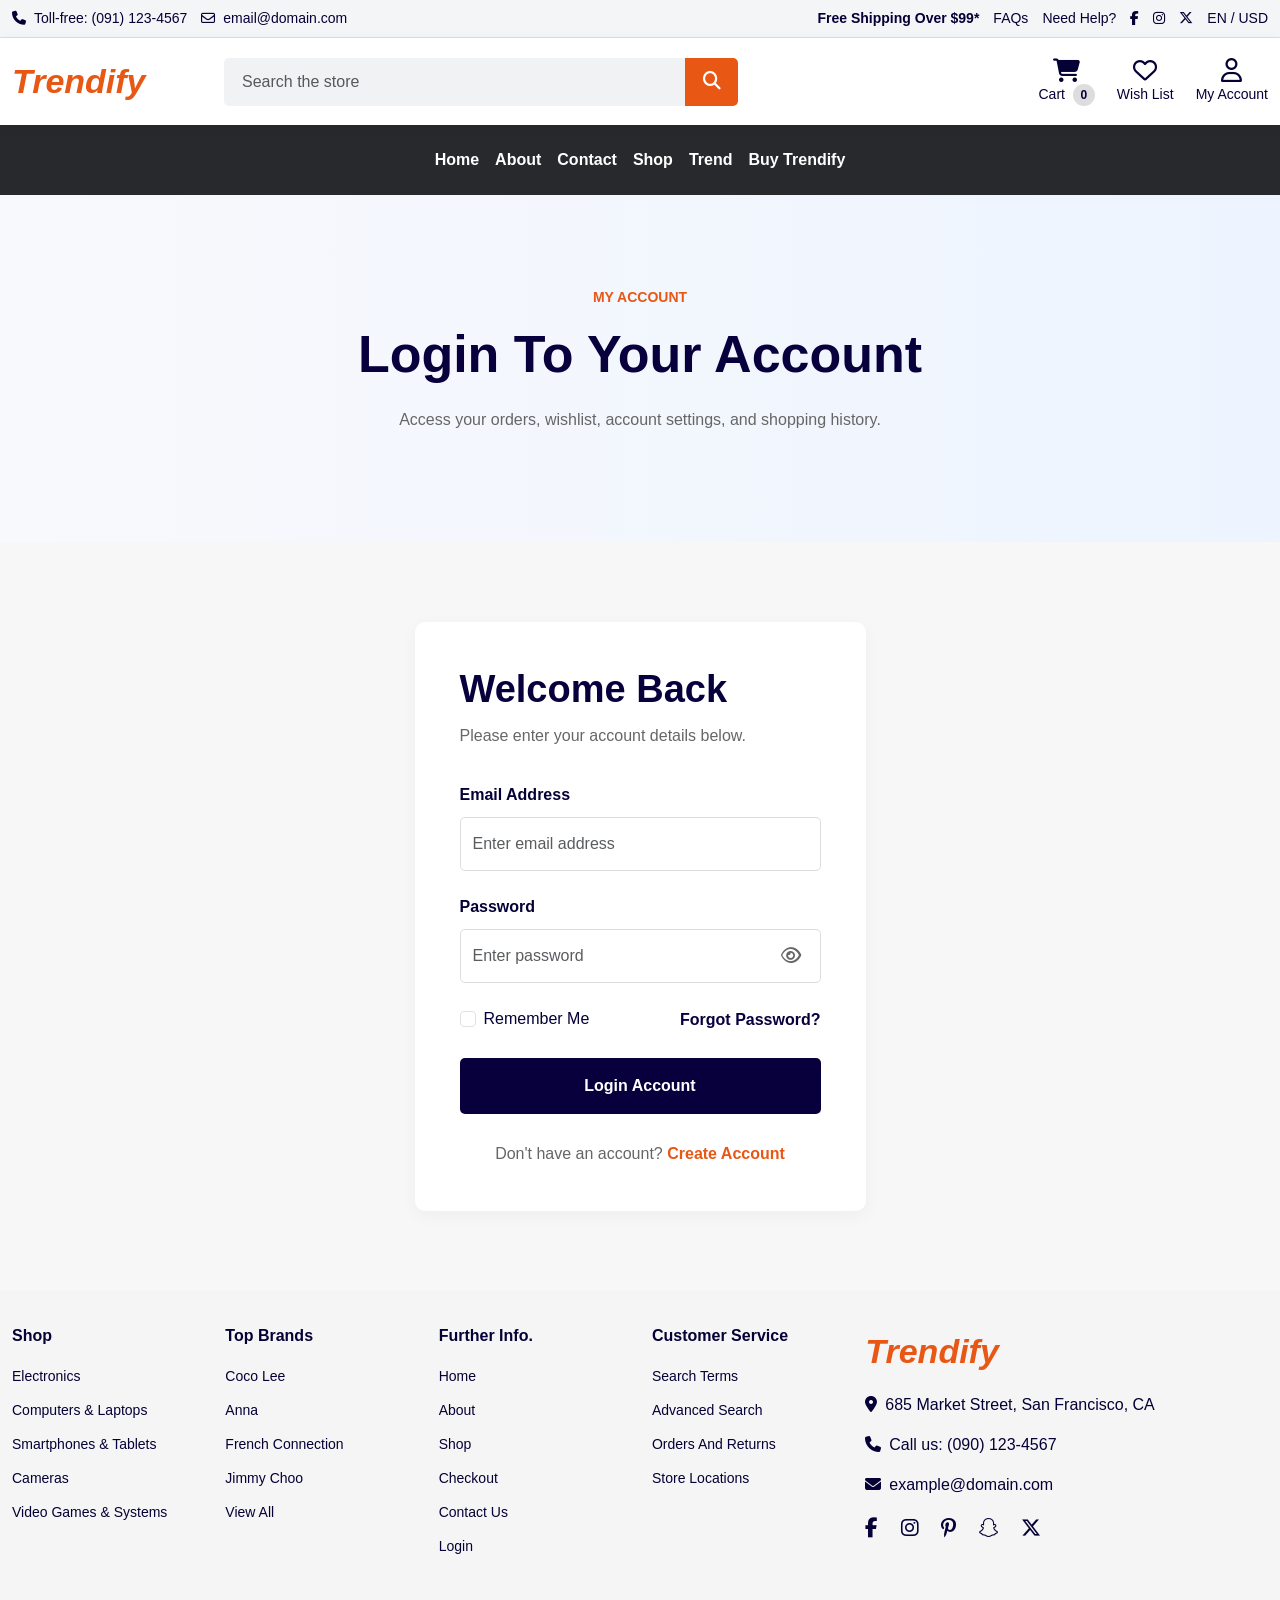
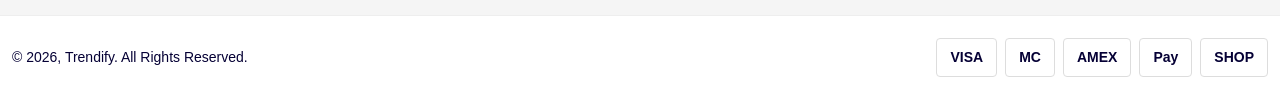
<file: login.html>
<!DOCTYPE html>
<html lang="en">
<head>
  <meta charset="UTF-8" />
  <meta name="viewport" content="width=device-width, initial-scale=1.0" />
  <title>Trendify E-Commerce</title>

  <!-- Bootstrap CSS -->
  <link href="https://cdn.jsdelivr.net/npm/bootstrap@5.3.3/dist/css/bootstrap.min.css" rel="stylesheet">

  <!-- Font Awesome Icons -->
  <link href="https://cdnjs.cloudflare.com/ajax/libs/font-awesome/6.5.1/css/all.min.css" rel="stylesheet">

  <!-- Custom Stylesheet -->
  <link rel="stylesheet" href="assets/css/style.css" />
</head>
<body>

  <!-- ========================= Top Bar Section Start ========================= -->
  <div class="top-bar">
    <div class="container site-container d-flex justify-content-between align-items-center flex-wrap gap-2">
      <div class="top-contact">
        <span><i class="fa-solid fa-phone me-2"></i>Toll-free: (091) 123-4567</span>
        <span><i class="fa-regular fa-envelope me-2"></i>email@domain.com</span>
      </div>

      <div class="top-links">
        <strong>Free Shipping Over $99*</strong>
        <a href="#">FAQs</a>
        <a href="#">Need Help?</a>
        <a href="#" aria-label="Facebook"><i class="fa-brands fa-facebook-f"></i></a>
        <a href="#" aria-label="Instagram"><i class="fa-brands fa-instagram"></i></a>
        <a href="#" aria-label="X"><i class="fa-brands fa-x-twitter"></i></a>
        <span>EN / USD</span>
      </div>
    </div>
  </div>
  <!-- ========================= Top Bar Section End ========================= -->

  <!-- ========================= Header Section Start ========================= -->
  <header class="main-header">
    <div class="container site-container">
      <div class="row align-items-center g-3">
        <div class="col-lg-2 col-6">
          <a href="index.html" class="logo">Trendify</a>
        </div>

        <div class="col-lg-5 col-12 order-lg-2 order-3">
          <form class="search-box d-flex" action="#">
            <input type="text" class="form-control" placeholder="Search the store" aria-label="Search the store">
            <button type="submit" aria-label="Search"><i class="fa-solid fa-magnifying-glass"></i></button>
          </form>
        </div>

        <div class="col-lg-5 col-6 order-lg-3 order-2">
          <div class="header-icons d-flex justify-content-end align-items-center">
            <a href="cart.html" class="header-icon">
			  <i class="fa-solid fa-cart-shopping"></i>
			  Cart <span id="cartCount">0</span>
			</a>
            <a href="wishlist.html" class="header-icon hide-small"><i class="fa-regular fa-heart"></i><span>Wish List</span></a>
            <a href="login.html" class="header-icon hide-small active"><i class="fa-regular fa-user"></i><span>My Account</span></a>
          </div>
        </div>
      </div>
    </div>
  </header>
  <!-- ========================= Header Section End ========================= -->

  <!-- ========================= Navigation Menu Section Start ========================= -->
  <nav class="navbar navbar-expand-lg nav-section">
    <div class="container site-container">
      <a class="mobile-menu-title d-lg-none" href="index.html">Menu</a>
      <button class="navbar-toggler bg-light" type="button" data-bs-toggle="collapse" data-bs-target="#mainMenu" aria-controls="mainMenu" aria-expanded="false" aria-label="Toggle navigation">
        <span class="navbar-toggler-icon"></span>
      </button>

      <div class="collapse navbar-collapse" id="mainMenu">
        <ul class="navbar-nav mx-auto">
          <li class="nav-item"><a class="nav-link" href="index.html">Home</a></li>
          
          <li class="nav-item"><a class="nav-link" href="about.html">About</a></li>
          <li class="nav-item"><a class="nav-link" href="contact.html">Contact</a></li>
		  <li class="nav-item"><a class="nav-link" href="shop.html">Shop</a></li>
          <li class="nav-item"><a class="nav-link" href="trends.html">Trend</a></li>
          <li class="nav-item"><a class="nav-link" href="buy-trendify.html">Buy Trendify</a></li>
        </ul>
      </div>
    </div>
  </nav>
  <!-- ========================= Navigation Menu Section End ========================= -->
  
  
  
  <!-- ===================================================== -->
<!-- LOGIN PAGE HERO SECTION START -->
<!-- ===================================================== -->

<section class="login-hero-section">
  <div class="container">

    <div class="login-hero-content text-center">

      <span class="login-tag">My Account</span>

      <h1>Login To Your Account</h1>

      <p>
        Access your orders, wishlist, account settings, and shopping history.
      </p>

    </div>

  </div>
</section>

<!-- ===================================================== -->
<!-- LOGIN PAGE HERO SECTION END -->
<!-- ===================================================== -->




<!-- ===================================================== -->
<!-- LOGIN FORM SECTION START -->
<!-- ===================================================== -->

<section class="login-section">
  <div class="container">

    <div class="row justify-content-center">

      <div class="col-lg-5 col-md-8">

        <div class="login-form-box">

          <h2>Welcome Back</h2>

          <p class="login-subtitle">
            Please enter your account details below.
          </p>




          <form id="loginForm">

            <!-- EMAIL -->

            <div class="mb-4">

              <label class="form-label">
                Email Address
              </label>

              <input 
                type="email"
                class="form-control"
                id="loginEmail"
                placeholder="Enter email address"
              >

              <small class="login-error" id="loginEmailError"></small>

            </div>




            <!-- PASSWORD -->

            <div class="mb-4">

              <label class="form-label">
                Password
              </label>

              <div class="password-field">

                <input 
                  type="password"
                  class="form-control"
                  id="loginPassword"
                  placeholder="Enter password"
                >

                <button 
                  type="button"
                  class="password-toggle"
                  onclick="togglePassword()"
                >
                  <i class="fa-regular fa-eye"></i>
                </button>

              </div>

              <small class="login-error" id="loginPasswordError"></small>

            </div>




            <!-- REMEMBER -->

            <div class="login-options">

              <div class="form-check">

                <input 
                  class="form-check-input"
                  type="checkbox"
                  id="rememberMe"
                >

                <label class="form-check-label" for="rememberMe">
                  Remember Me
                </label>

              </div>

              <a href="#" class="forgot-link">
                Forgot Password?
              </a>

            </div>




            <!-- LOGIN BUTTON -->

            <button type="submit" class="login-btn">
              Login Account
            </button>




            <!-- SUCCESS MESSAGE -->

            <div class="login-success" id="loginSuccess">
              Login successful.
            </div>

          </form>




          <!-- REGISTER LINK -->

          <div class="register-text">

            Don't have an account?

            <a href="#">
              Create Account
            </a>

          </div>

        </div>

      </div>

    </div>

  </div>
</section>

<!-- ===================================================== -->
<!-- LOGIN FORM SECTION END -->
<!-- ===================================================== -->




<!-- ===================================================== -->
<!-- LOGIN VALIDATION SCRIPT START -->
<!-- ===================================================== -->

<script>

const loginForm = document.getElementById("loginForm");

loginForm.addEventListener("submit", function(event) {

  event.preventDefault();

  let valid = true;

  // VALUES

  const email = document.getElementById("loginEmail").value.trim();

  const password = document.getElementById("loginPassword").value.trim();

  // ERRORS

  const emailError = document.getElementById("loginEmailError");

  const passwordError = document.getElementById("loginPasswordError");

  // CLEAR OLD ERRORS

  emailError.innerHTML = "";

  passwordError.innerHTML = "";

  // EMAIL VALIDATION

  const emailPattern = /^[^ ]+@[^ ]+\.[a-z]{2,3}$/;

  if(email === "") {

    emailError.innerHTML = "Email address is required";

    valid = false;

  }
  else if(!email.match(emailPattern)) {

    emailError.innerHTML = "Enter a valid email address";

    valid = false;

  }

  // PASSWORD VALIDATION

  if(password === "") {

    passwordError.innerHTML = "Password is required";

    valid = false;

  }
  else if(password.length < 6) {

    passwordError.innerHTML =
    "Password must be at least 6 characters";

    valid = false;

  }

  // SUCCESS

  if(valid) {

    document.getElementById("loginSuccess").style.display = "block";

    loginForm.reset();

  }

});




/* ===================================================== */
/* SHOW / HIDE PASSWORD */
/* ===================================================== */

function togglePassword() {

  const passwordInput = document.getElementById("loginPassword");

  if(passwordInput.type === "password") {

    passwordInput.type = "text";

  }
  else {

    passwordInput.type = "password";

  }

}

</script>

<!-- ===================================================== -->
<!-- LOGIN VALIDATION SCRIPT END -->
<!-- ===================================================== -->
 
  
<!-- ========================= Footer Section Start ========================= -->
  <footer class="site-footer">
    <div class="container site-container">
      <div class="row gy-4">
        <div class="col-lg-2 col-md-6">
          <h6>Shop</h6>
          <a href="shop.html">Electronics</a>
          <a href="shop.html">Computers & Laptops</a>
          <a href="shop.html">Smartphones & Tablets</a>
          <a href="shop.html">Cameras</a>
          <a href="shop.html">Video Games & Systems</a>
        </div>

        <div class="col-lg-2 col-md-6">
          <h6>Top Brands</h6>
          <a href="#">Coco Lee</a>
          <a href="#">Anna</a>
          <a href="#">French Connection</a>
          <a href="#">Jimmy Choo</a>
          <a href="#">View All</a>
        </div>

        <div class="col-lg-2 col-md-6">
          <h6>Further Info.</h6>
		  <a href="index.html">Home</a>
          <a href="about.html">About</a>
          <a href="shop.html">Shop</a>
		  <a href="checkout.html">Checkout</a>
          <a href="contact.html">Contact Us</a>
          <a href="login.html">Login</a>
        </div>

        <div class="col-lg-2 col-md-6">
          <h6>Customer Service</h6>
          <a href="#">Search Terms</a>
          <a href="#">Advanced Search</a>
          <a href="#">Orders And Returns</a>
          <a href="#">Store Locations</a>
        </div>

        <div class="col-lg-4 col-md-12">
          <div class="footer-logo mb-3">Trendify</div>
          <p><i class="fa-solid fa-location-dot me-2"></i>685 Market Street, San Francisco, CA</p>
          <p><i class="fa-solid fa-phone me-2"></i>Call us: (090) 123-4567</p>
          <p><i class="fa-solid fa-envelope me-2"></i>example@domain.com</p>

          <div class="social-icons mt-3">
            <a href="#" aria-label="Facebook"><i class="fa-brands fa-facebook-f"></i></a>
            <a href="#" aria-label="Instagram"><i class="fa-brands fa-instagram"></i></a>
            <a href="#" aria-label="Pinterest"><i class="fa-brands fa-pinterest-p"></i></a>
            <a href="#" aria-label="Snapchat"><i class="fa-brands fa-snapchat"></i></a>
            <a href="#" aria-label="X"><i class="fa-brands fa-x-twitter"></i></a>
          </div>
        </div>
      </div>
    </div>
  </footer>
  <!-- ========================= Footer Section End ========================= -->

  <!-- ========================= Copyright Section Start ========================= -->
  <div class="copyright">
    <div class="container site-container d-flex justify-content-between align-items-center flex-wrap gap-3">
      <div>© 2026, Trendify. All Rights Reserved.</div>
      <div class="payment">
        <span>VISA</span>
        <span>MC</span>
        <span>AMEX</span>
        <span>Pay</span>
        <span>SHOP</span>
      </div>
    </div>
  </div>
  <!-- ========================= Copyright Section End ========================= -->

  <!-- Bootstrap JavaScript -->
  <script src="https://cdn.jsdelivr.net/npm/bootstrap@5.3.3/dist/js/bootstrap.bundle.min.js"></script>
  
    <!-- Add to Cart JavaScript -->
  <script src="assets/js/cart.js"></script>
  
</body>
</html>
</file>
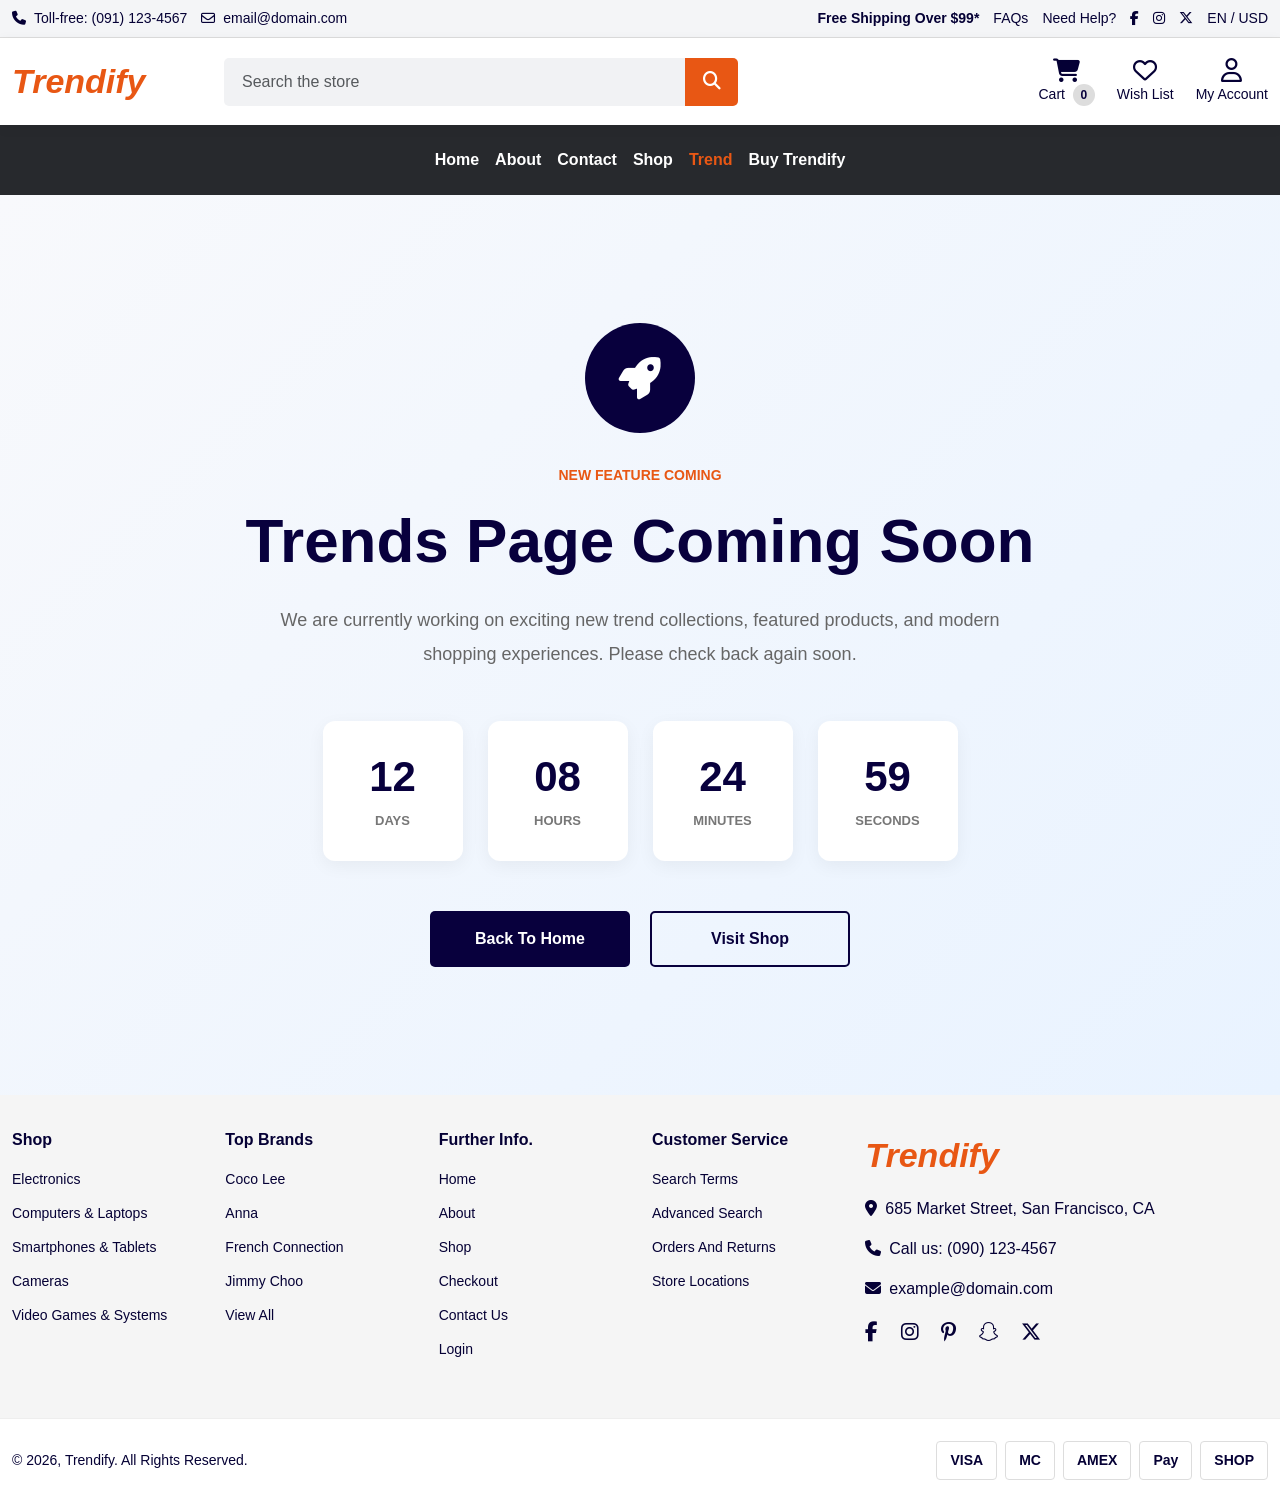
<file: trends.html>
<!DOCTYPE html>
<html lang="en">
<head>
  <meta charset="UTF-8" />
  <meta name="viewport" content="width=device-width, initial-scale=1.0" />
  <title>Trendify E-Commerce</title>

  <!-- Bootstrap CSS -->
  <link href="https://cdn.jsdelivr.net/npm/bootstrap@5.3.3/dist/css/bootstrap.min.css" rel="stylesheet">

  <!-- Font Awesome Icons -->
  <link href="https://cdnjs.cloudflare.com/ajax/libs/font-awesome/6.5.1/css/all.min.css" rel="stylesheet">

  <!-- Custom Stylesheet -->
  <link rel="stylesheet" href="assets/css/style.css" />
</head>
<body>

  <!-- ========================= Top Bar Section Start ========================= -->
  <div class="top-bar">
    <div class="container site-container d-flex justify-content-between align-items-center flex-wrap gap-2">
      <div class="top-contact">
        <span><i class="fa-solid fa-phone me-2"></i>Toll-free: (091) 123-4567</span>
        <span><i class="fa-regular fa-envelope me-2"></i>email@domain.com</span>
      </div>

      <div class="top-links">
        <strong>Free Shipping Over $99*</strong>
        <a href="#">FAQs</a>
        <a href="#">Need Help?</a>
        <a href="#" aria-label="Facebook"><i class="fa-brands fa-facebook-f"></i></a>
        <a href="#" aria-label="Instagram"><i class="fa-brands fa-instagram"></i></a>
        <a href="#" aria-label="X"><i class="fa-brands fa-x-twitter"></i></a>
        <span>EN / USD</span>
      </div>
    </div>
  </div>
  <!-- ========================= Top Bar Section End ========================= -->

  <!-- ========================= Header Section Start ========================= -->
  <header class="main-header">
    <div class="container site-container">
      <div class="row align-items-center g-3">
        <div class="col-lg-2 col-6">
          <a href="index.html" class="logo">Trendify</a>
        </div>

        <div class="col-lg-5 col-12 order-lg-2 order-3">
          <form class="search-box d-flex" action="#">
            <input type="text" class="form-control" placeholder="Search the store" aria-label="Search the store">
            <button type="submit" aria-label="Search"><i class="fa-solid fa-magnifying-glass"></i></button>
          </form>
        </div>

        <div class="col-lg-5 col-6 order-lg-3 order-2">
          <div class="header-icons d-flex justify-content-end align-items-center">
            <a href="cart.html" class="header-icon">
			  <i class="fa-solid fa-cart-shopping"></i>
			  Cart <span id="cartCount">0</span>
			</a>
            <a href="wishlist.html" class="header-icon hide-small"><i class="fa-regular fa-heart"></i><span>Wish List</span></a>
            <a href="login.html" class="header-icon hide-small"><i class="fa-regular fa-user"></i><span>My Account</span></a>
          </div>
        </div>
      </div>
    </div>
  </header>
  <!-- ========================= Header Section End ========================= -->

  <!-- ========================= Navigation Menu Section Start ========================= -->
  <nav class="navbar navbar-expand-lg nav-section">
    <div class="container site-container">
      <a class="mobile-menu-title d-lg-none" href="index.html">Menu</a>
      <button class="navbar-toggler bg-light" type="button" data-bs-toggle="collapse" data-bs-target="#mainMenu" aria-controls="mainMenu" aria-expanded="false" aria-label="Toggle navigation">
        <span class="navbar-toggler-icon"></span>
      </button>

      <div class="collapse navbar-collapse" id="mainMenu">
        <ul class="navbar-nav mx-auto">
          <li class="nav-item"><a class="nav-link" href="index.html">Home</a></li>
          
          <li class="nav-item"><a class="nav-link" href="about.html">About</a></li>
          <li class="nav-item"><a class="nav-link" href="contact.html">Contact</a></li>
		  <li class="nav-item"><a class="nav-link" href="shop.html">Shop</a></li>
          <li class="nav-item"><a class="nav-link active" href="trends.html">Trend</a></li>
          <li class="nav-item"><a class="nav-link" href="buy-trendify.html">Buy Trendify</a></li>
        </ul>
      </div>
    </div>
  </nav>
  <!-- ========================= Navigation Menu Section End ========================= -->
  <!-- ===================================================== -->
<!-- COMING SOON PAGE SECTION START -->
<!-- ===================================================== -->

<section class="coming-soon-section">

  <div class="container">

    <div class="coming-soon-content text-center">

      <!-- ICON -->

      <div class="coming-icon">
        <i class="fa-solid fa-rocket"></i>
      </div>




      <!-- TITLE -->

      <span class="coming-tag">
        New Feature Coming
      </span>

      <h1>Trends Page Coming Soon</h1>




      <!-- DESCRIPTION -->

      <p>
        We are currently working on exciting new trend collections,
        featured products, and modern shopping experiences.
        Please check back again soon.
      </p>




      <!-- COUNTDOWN BOXES -->

      <div class="coming-counter">

        <div class="counter-box">
          <h2>12</h2>
          <span>Days</span>
        </div>

        <div class="counter-box">
          <h2>08</h2>
          <span>Hours</span>
        </div>

        <div class="counter-box">
          <h2>24</h2>
          <span>Minutes</span>
        </div>

        <div class="counter-box">
          <h2>59</h2>
          <span>Seconds</span>
        </div>

      </div>




      <!-- BUTTONS -->

      <div class="coming-buttons">

        <a href="index.html" class="home-btn">
          Back To Home
        </a>

        <a href="shop.html" class="shop-btn-coming">
          Visit Shop
        </a>

      </div>

    </div>

  </div>

</section>

<!-- ===================================================== -->
<!-- COMING SOON PAGE SECTION END -->
<!-- ===================================================== -->
  
<!-- ========================= Footer Section Start ========================= -->
  <footer class="site-footer">
    <div class="container site-container">
      <div class="row gy-4">
        <div class="col-lg-2 col-md-6">
          <h6>Shop</h6>
          <a href="shop.html">Electronics</a>
          <a href="shop.html">Computers & Laptops</a>
          <a href="shop.html">Smartphones & Tablets</a>
          <a href="shop.html">Cameras</a>
          <a href="shop.html">Video Games & Systems</a>
        </div>

        <div class="col-lg-2 col-md-6">
          <h6>Top Brands</h6>
          <a href="#">Coco Lee</a>
          <a href="#">Anna</a>
          <a href="#">French Connection</a>
          <a href="#">Jimmy Choo</a>
          <a href="#">View All</a>
        </div>

        <div class="col-lg-2 col-md-6">
          <h6>Further Info.</h6>
		  <a href="index.html">Home</a>
          <a href="about.html">About</a>
          <a href="shop.html">Shop</a>
		  <a href="checkout.html">Checkout</a>
          <a href="contact.html">Contact Us</a>
          <a href="login.html">Login</a>
        </div>

        <div class="col-lg-2 col-md-6">
          <h6>Customer Service</h6>
          <a href="#">Search Terms</a>
          <a href="#">Advanced Search</a>
          <a href="#">Orders And Returns</a>
          <a href="#">Store Locations</a>
        </div>

        <div class="col-lg-4 col-md-12">
          <div class="footer-logo mb-3">Trendify</div>
          <p><i class="fa-solid fa-location-dot me-2"></i>685 Market Street, San Francisco, CA</p>
          <p><i class="fa-solid fa-phone me-2"></i>Call us: (090) 123-4567</p>
          <p><i class="fa-solid fa-envelope me-2"></i>example@domain.com</p>

          <div class="social-icons mt-3">
            <a href="#" aria-label="Facebook"><i class="fa-brands fa-facebook-f"></i></a>
            <a href="#" aria-label="Instagram"><i class="fa-brands fa-instagram"></i></a>
            <a href="#" aria-label="Pinterest"><i class="fa-brands fa-pinterest-p"></i></a>
            <a href="#" aria-label="Snapchat"><i class="fa-brands fa-snapchat"></i></a>
            <a href="#" aria-label="X"><i class="fa-brands fa-x-twitter"></i></a>
          </div>
        </div>
      </div>
    </div>
  </footer>
  <!-- ========================= Footer Section End ========================= -->

  <!-- ========================= Copyright Section Start ========================= -->
  <div class="copyright">
    <div class="container site-container d-flex justify-content-between align-items-center flex-wrap gap-3">
      <div>© 2026, Trendify. All Rights Reserved.</div>
      <div class="payment">
        <span>VISA</span>
        <span>MC</span>
        <span>AMEX</span>
        <span>Pay</span>
        <span>SHOP</span>
      </div>
    </div>
  </div>
  <!-- ========================= Copyright Section End ========================= -->

  <!-- Bootstrap JavaScript -->
  <script src="https://cdn.jsdelivr.net/npm/bootstrap@5.3.3/dist/js/bootstrap.bundle.min.js"></script>
  
    <!-- Add to Cart JavaScript -->
  <script src="assets/js/cart.js"></script>
</body>
</html>
</file>
<file: assets/css/style.css>
/* =========================================================
   Created By: MD TOUFIK AHAMED
   Trendify Main Stylesheet
   Sections are separated so future pages can reuse this file.
========================================================= */

/* ========================= Global Styles Start ========================= */
:root {
  --primary: #e85714;
  --dark: #08003d;
  --nav-dark: #27292d;
  --text: #050035;
  --muted: #666;
  --light: #f7f7f7;
  --white: #ffffff;
  --border: #e5e5e5;
  --blue: #2467ff;
}

* {
  box-sizing: border-box;
}

body {
  margin: 0;
  font-family: Arial, sans-serif;
  color: var(--text);
  background: var(--light);
}

img {
  max-width: 100%;
  display: block;
}

a {
  text-decoration: none;
  transition: 0.25s ease;
}

button,
a,
input {
  outline: none;
}

.site-container {
  max-width: 1320px;
}
/* ========================= Global Styles End ========================= */

/* ========================= Top Bar Section Start ========================= */
.top-bar {
  background: #f4f5f7;
  font-size: 14px;
  padding: 8px 0;
  border-bottom: 1px solid #ddd;
}

.top-contact,
.top-links {
  display: flex;
  align-items: center;
  flex-wrap: wrap;
  gap: 14px;
}

.top-links a,
.top-links span,
.top-links strong {
  color: var(--text);
}

.top-links a:hover {
  color: var(--primary);
}
/* ========================= Top Bar Section End ========================= */

/* ========================= Header Section Start ========================= */
.main-header {
  background: var(--white);
  padding: 18px 0;
  position: sticky;
  top: 0;
  z-index: 999;
  box-shadow: 0 3px 12px rgba(0, 0, 0, 0.06);
}

.logo,
.footer-logo {
  font-size: 34px;
  font-weight: 900;
  font-style: italic;
  color: var(--primary);
}

.logo:hover {
  color: var(--primary);
}

.search-box input {
  height: 48px;
  border: none;
  background: #f1f2f4;
  border-radius: 5px 0 0 5px;
  padding: 0 18px;
}

.search-box button {
  width: 58px;
  border: none;
  background: var(--primary);
  color: var(--white);
  border-radius: 0 5px 5px 0;
  font-size: 18px;
}

.header-icons {
  gap: 22px;
}

.header-icon {
  color: var(--text);
  font-size: 14px;
  text-align: center;
}

.header-icon i {
  font-size: 24px;
  display: block;
  margin-bottom: 2px;
}

.header-icon:hover {
  color: var(--primary);
}
/* ========================= Header Section End ========================= */

/* ========================= Navigation Menu Section Start ========================= */
.nav-section {
  background: var(--nav-dark);
}

.mobile-menu-title {
  color: var(--white);
  font-weight: 700;
}

.navbar-nav .nav-link {
  color: var(--white) !important;
  font-weight: 600;
  padding: 15px 18px;
}

.navbar-nav .nav-link:hover,
.navbar-nav .active {
  color: var(--primary) !important;
}
/* ========================= Navigation Menu Section End ========================= */

/* ========================= Hero and Category Section Start ========================= */
.hero-category-section {
  padding: 24px 0 0;
  background: var(--light);
}

.category-box {
  background: var(--white);
  border-radius: 6px;
  overflow: hidden;
  box-shadow: 0 8px 25px rgba(0, 0, 0, 0.12);
}

.category-header {
  padding: 16px 22px;
  font-weight: 700;
  border-bottom: 1px solid #eee;
  display: flex;
  justify-content: space-between;
  align-items: center;
}

.category-header a {
  font-size: 13px;
  color: var(--primary);
}

.category-list {
  list-style: none;
  padding: 14px 0;
  margin: 0;
}

.category-list li {
  padding: 12px 22px;
  font-weight: 600;
  color: #444;
  display: flex;
  justify-content: space-between;
  align-items: center;
  gap: 12px;
}

.category-list li:hover {
  color: var(--primary);
  background: #fafafa;
}

.category-list span {
  display: flex;
  align-items: center;
}

.category-list i {
  width: 25px;
  color: #555;
  margin-right: 8px;
}

.hero-slide {
  min-height: 500px;
  background: linear-gradient(90deg, #f8f8f8, #e8f9ff);
  display: flex;
  align-items: center;
  padding: 70px 60px;
  border-radius: 6px;
  overflow: hidden;
}

.hero-slide .offer {
  color: var(--primary);
  font-weight: 800;
  border-bottom: 2px solid var(--primary);
  display: inline-block;
}

.hero-slide h1 {
  font-size: clamp(32px, 4vw, 48px);
  font-weight: 900;
  color: var(--dark);
  margin: 15px 0;
}

.hero-slide p {
  color: #444;
  line-height: 1.7;
}

.hero-slide img {
  width: 100%;
  max-width: 600px;
  margin-left: auto;
}

.btn-shop,
.sale-btn {
  display: inline-block;
  background: var(--nav-dark);
  color: var(--white);
  padding: 14px 42px;
  border-radius: 5px;
  border: none;
  font-weight: 700;
  margin-top: 18px;
}

.btn-shop:hover,
.sale-btn:hover {
  background: var(--primary);
  color: var(--white);
}
/* ========================= Hero and Category Section End ========================= */

/* ========================= Promo Cards Section Start ========================= */
.promo-section {
  padding: 55px 0;
  background: var(--light);
}

.promo-card {
  background: var(--white);
  min-height: 245px;
  padding: 35px 25px;
  display: flex;
  align-items: center;
  justify-content: space-between;
  gap: 18px;
  overflow: hidden;
  border-radius: 6px;
  box-shadow: 0 4px 18px rgba(0, 0, 0, 0.05);
}

.promo-card span {
  font-size: 14px;
  color: var(--primary);
  font-weight: 700;
}

.promo-card h3 {
  font-size: 27px;
  font-weight: 900;
  color: var(--dark);
  margin: 10px 0;
}

.promo-card p {
  font-size: 14px;
  color: #555;
  margin-bottom: 20px;
  max-width: 190px;
}

.promo-card a {
  color: var(--dark);
  font-weight: 800;
  text-decoration: underline;
}

.promo-card a:hover {
  color: var(--primary);
}

.promo-card img {
  max-width: 145px;
  width: 45%;
  object-fit: contain;
}
/* ========================= Promo Cards Section End ========================= */

/* ========================= Electronics Product Section Start ========================= */
.electronics-section {
  padding: 55px 0;
  background: var(--white);
}

.wide-ad {
  min-height: 150px;
  background: #f1f3f8;
  border-radius: 6px;
  padding: 32px 38px;
  display: flex;
  justify-content: space-between;
  align-items: center;
  overflow: hidden;
  gap: 20px;
}

.wide-ad h3 {
  font-size: 22px;
  line-height: 1.2;
  font-weight: 900;
  color: var(--dark);
  margin-bottom: 12px;
}

.wide-ad a {
  color: #004ea8;
  font-size: 14px;
}

.wide-ad img {
  max-width: 280px;
  width: 50%;
  object-fit: contain;
}

.section-title-row {
  display: flex;
  align-items: end;
  justify-content: space-between;
  gap: 20px;
  border-bottom: 1px solid #ddd;
}

.section-title-row h2 {
  font-size: 22px;
  font-weight: 900;
  color: var(--dark);
  padding-bottom: 18px;
  margin: 0;
  border-bottom: 3px solid var(--blue);
}

.product-tabs {
  display: flex;
  flex-wrap: wrap;
}

.product-tabs a {
  color: #777;
  font-size: 13px;
  padding: 0 13px 18px;
  display: inline-block;
  border-right: 1px solid #ddd;
}

.product-tabs a:last-child {
  border-right: none;
}

.product-tabs a.active,
.product-tabs a:hover {
  color: var(--blue);
}

.large-sale-card {
  min-height: 470px;
  background: #eef4e7;
  border-radius: 6px;
  padding: 40px;
  position: relative;
  overflow: hidden;
}

.large-sale-card h3 {
  font-size: 28px;
  font-weight: 900;
  color: var(--dark);
}

.large-sale-card p {
  font-size: 14px;
  color: #111;
  margin: 15px 0 10px;
}

.large-sale-card img {
  position: absolute;
  right: -20px;
  bottom: 0;
  max-width: 360px;
  width: 80%;
}

.sale-text {
  position: absolute;
  left: 35px;
  bottom: 70px;
  font-size: 82px;
  line-height: 0.75;
  font-weight: 900;
  color: rgba(255, 255, 255, 0.95);
  z-index: 1;
}

.product-card {
  position: relative;
  background: var(--white);
  padding: 0 0 20px;
}

.product-card img {
  width: 100%;
  height: 220px;
  object-fit: contain;
}

.product-card h6,
.recommended-card h6 {
  font-size: 14px;
  font-weight: 800;
  color: var(--dark);
  margin: 16px 0 8px;
}

.product-card p {
  min-height: 40px;
  font-size: 13px;
  color: var(--dark);
}

.price,
.rec-price {
  font-size: 14px;
  margin: 12px 0;
}

.price del,
.rec-price del,
.price span,
.rec-price span {
  color: #888;
  margin-right: 5px;
}

.price strong,
.rec-price strong {
  color: var(--dark);
}

.product-card:first-child .price strong,
.recommended-card .rec-price strong:last-child {
  color: var(--primary);
}

.colors,
.rec-colors {
  display: flex;
  gap: 7px;
  margin: 12px 0 30px;
}

.colors span,
.rec-colors span {
  width: 28px;
  height: 28px;
  border-radius: 50%;
  display: inline-block;
  border: 1px solid #ccc;
}

.colors span:nth-child(1),
.rec-colors span:nth-child(1) { background: #000; }
.colors span:nth-child(2),
.rec-colors span:nth-child(2) { background: #f8f7df; }
.colors span:nth-child(3),
.rec-colors span:nth-child(3) { background: #8493a0; }
.colors span:nth-child(4),
.rec-colors span:nth-child(4) { background: #ffa45c; }

.rec-colors.orange span:nth-child(1) { background: #ff8a00; }
.rec-colors.orange span:nth-child(2) { background: #ff7b7b; }
.rec-colors.orange span:nth-child(3) { background: #8a8a8a; }

.quick-add,
.recommended-card button {
  width: 100%;
  height: 46px;
  background: var(--white);
  border: 1px solid var(--dark);
  color: var(--dark);
  font-weight: 900;
  font-size: 13px;
}

.quick-add:hover,
.recommended-card button:hover {
  background: var(--dark);
  color: var(--white);
}

.wishlist {
  position: absolute;
  top: 0;
  left: 18px;
  border: none;
  background: transparent;
  font-size: 20px;
  z-index: 2;
}

.quick-view {
  position: absolute;
  top: 88px;
  left: 50%;
  transform: translateX(-50%);
  background: var(--white);
  padding: 8px 18px;
  color: var(--dark);
  font-size: 13px;
  box-shadow: 0 5px 15px rgba(0, 0, 0, 0.08);
}
/* ========================= Electronics Product Section End ========================= */

/* ========================= Recommended Products Section Start ========================= */
.recommended-section {
  background: #f5f6f8;
  padding: 55px 0;
}

.recommended-title {
  font-size: 20px;
  font-weight: 900;
  color: var(--dark);
  margin-bottom: 35px;
}

.recommended-card {
  background: var(--white);
  min-height: 375px;
  padding: 18px 15px 22px;
  border-radius: 6px;
  position: relative;
  box-shadow: 0 2px 8px rgba(0, 0, 0, 0.04);
}

.recommended-card img {
  width: 100%;
  height: 155px;
  object-fit: contain;
  margin-bottom: 15px;
}

.recommended-card h6 {
  font-size: 13px;
  margin-top: 0;
}

.recommended-card p {
  font-size: 12px;
  color: var(--dark);
  min-height: 42px;
  margin-bottom: 12px;
}

.sale-badge {
  position: absolute;
  top: 20px;
  right: 20px;
  background: var(--primary);
  color: var(--white);
  font-size: 11px;
  padding: 4px 9px;
  border-radius: 2px;
  z-index: 2;
}
/* ========================= Recommended Products Section End ========================= */

/* ========================= Feature Service Section Start ========================= */
.features-section {
  background: var(--white);
  border-top: 1px solid var(--border);
}

.feature-box {
  min-height: 230px;
  padding: 55px 30px;
  text-align: center;
  border-right: 1px solid var(--border);
  transition: 0.3s ease;
}

.feature-box:hover {
  background: #fafafa;
}

.feature-icon {
  margin-bottom: 22px;
}

.feature-icon i {
  font-size: 42px;
  color: var(--primary);
}

.feature-box h4 {
  font-size: 22px;
  font-weight: 800;
  color: #120046;
  margin-bottom: 18px;
}

.feature-box p {
  max-width: 250px;
  margin: auto;
  font-size: 14px;
  line-height: 1.9;
  color: #555;
}
/* ========================= Feature Service Section End ========================= */

/* ========================= Newsletter Section Start ========================= */
.newsletter {
  background: #f5f5f5;
  padding: 55px 0 35px;
  text-align: center;
}

.newsletter h3 {
  font-weight: 900;
}

.newsletter-form {
  display: flex;
  justify-content: center;
  gap: 0;
  margin-top: 24px;
}

.newsletter-form input {
  height: 48px;
  max-width: 480px;
  border-radius: 4px 0 0 4px;
}

.newsletter-form button {
  height: 48px;
  width: 150px;
  background: var(--primary);
  color: var(--white);
  border: none;
  border-radius: 0 4px 4px 0;
}
/* ========================= Newsletter Section End ========================= */

/* ========================= Footer Section Start ========================= */
.site-footer {
  background: #f5f5f5;
  padding: 35px 0 45px;
  color: var(--text);
}

.site-footer h6 {
  font-weight: 800;
  margin-bottom: 20px;
}

.site-footer a {
  display: block;
  color: var(--text);
  margin-bottom: 13px;
  font-size: 14px;
}

.site-footer a:hover,
.social-icons a:hover {
  color: var(--primary);
}

.social-icons a {
  display: inline-block;
  font-size: 20px;
  margin-right: 18px;
}
/* ========================= Footer Section End ========================= */

/* ========================= Copyright Section Start ========================= */
.copyright {
  background: var(--white);
  padding: 22px 0;
  font-size: 14px;
  border-top: 1px solid #eee;
}

.payment {
  display: flex;
  flex-wrap: wrap;
  gap: 8px;
}

.payment span {
  border: 1px solid #ddd;
  background: var(--white);
  padding: 8px 13px;
  border-radius: 4px;
  font-weight: 800;
}
/* ========================= Copyright Section End ========================= */

/* ========================= Responsive Styles Start ========================= */
@media (max-width: 1199px) {
  .navbar-nav .nav-link {
    padding-left: 10px;
    padding-right: 10px;
  }
}

@media (max-width: 991px) {
  .top-bar {
    text-align: center;
  }

  .top-contact,
  .top-links {
    justify-content: center;
    width: 100%;
  }

  .header-icons {
    gap: 14px;
  }

  .search-box {
    margin-top: 5px;
  }

  .nav-section .container {
    justify-content: space-between;
  }

  .navbar-nav {
    padding: 12px 0;
  }

  .navbar-nav .nav-link {
    padding: 11px 0;
    border-bottom: 1px solid rgba(255, 255, 255, 0.08);
  }

  .hero-slide {
    min-height: auto;
    padding: 45px 28px;
    text-align: center;
  }

  .hero-slide img {
    margin: 10px auto 0;
  }

  .section-title-row {
    display: block;
  }

  .product-tabs {
    margin-top: 15px;
    overflow-x: auto;
    white-space: nowrap;
    flex-wrap: nowrap;
  }

  .large-sale-card {
    min-height: 400px;
  }

  .feature-box {
    border-bottom: 1px solid var(--border);
  }
}

@media (max-width: 767px) {
  .logo,
  .footer-logo {
    font-size: 28px;
  }

  .hide-small {
    display: none;
  }

  .header-icon i {
    font-size: 22px;
  }

  .hero-category-section,
  .promo-section,
  .electronics-section,
  .recommended-section {
    padding-top: 35px;
    padding-bottom: 35px;
  }

  .promo-card,
  .wide-ad {
    padding: 25px 20px;
  }

  .promo-card {
    min-height: auto;
  }

  .promo-card h3 {
    font-size: 23px;
  }

  .promo-card img {
    max-width: 120px;
  }

  .wide-ad img {
    max-width: 160px;
  }

  .wide-ad h3 {
    font-size: 18px;
  }

  .large-sale-card {
    padding: 28px;
  }

  .sale-text {
    font-size: 58px;
    left: 28px;
  }

  .newsletter-form {
    flex-direction: column;
    gap: 12px;
  }

  .newsletter-form input,
  .newsletter-form button {
    max-width: 100%;
    width: 100%;
    border-radius: 4px;
  }

  .feature-box {
    min-height: auto;
    padding: 45px 20px;
  }

  .feature-box h4 {
    font-size: 20px;
  }

  .feature-icon i {
    font-size: 36px;
  }
}

@media (max-width: 575px) {
  .top-contact,
  .top-links {
    font-size: 12px;
    gap: 8px;
  }

  .hero-slide {
    padding: 35px 18px;
  }

  .btn-shop,
  .sale-btn {
    width: 100%;
    text-align: center;
  }

  .promo-card,
  .wide-ad {
    flex-direction: column;
    text-align: center;
  }

  .promo-card p {
    max-width: 100%;
  }

  .promo-card img,
  .wide-ad img {
    width: 100%;
  }

  .large-sale-card img {
    position: static;
    width: 100%;
    margin-top: 25px;
  }

  .sale-text {
    display: none;
  }
}
/* ========================= Responsive Styles End ========================= */

/* ===================================================== */
/* ABOUT PAGE STYLES START */
/* ===================================================== */

.about-hero-section {
  padding: 80px 0;
  background: #ffffff;
}

.about-tag {
  display: inline-block;
  font-size: 14px;
  font-weight: 700;
  color: #e85714;
  margin-bottom: 15px;
  text-transform: uppercase;
}

.about-content h1 {
  font-size: 48px;
  font-weight: 900;
  color: #08003d;
  margin-bottom: 25px;
}

.about-content p {
  font-size: 16px;
  line-height: 1.9;
  color: #555;
  margin-bottom: 20px;
}

.about-btn {
  display: inline-block;
  padding: 14px 35px;
  background: #08003d;
  color: #fff;
  text-decoration: none;
  font-weight: 700;
  border-radius: 5px;
  margin-top: 10px;
}

.about-btn:hover {
  background: #e85714;
  color: #fff;
}

.about-image img {
  border-radius: 10px;
  width: 100%;
}

.why-choose-section {
  padding: 80px 0;
  background: #f7f7f7;
}

.section-heading h2 {
  font-size: 36px;
  font-weight: 900;
  color: #08003d;
}

.section-heading p {
  max-width: 650px;
  margin: 15px auto 0;
  color: #666;
}

.choose-card {
  background: #fff;
  padding: 40px 30px;
  text-align: center;
  border-radius: 10px;
  height: 100%;
  box-shadow: 0 5px 20px rgba(0,0,0,0.05);
  transition: 0.3s ease;
}

.choose-card:hover {
  transform: translateY(-5px);
}

.choose-icon {
  margin-bottom: 25px;
}

.choose-icon i {
  font-size: 45px;
  color: #e85714;
}

.choose-card h4 {
  font-size: 24px;
  font-weight: 800;
  margin-bottom: 15px;
  color: #08003d;
}

.choose-card p {
  color: #666;
  line-height: 1.8;
}

.team-section {
  padding: 80px 0;
  background: #fff;
}

.team-card {
  background: #fff;
  border-radius: 10px;
  overflow: hidden;
  box-shadow: 0 5px 18px rgba(0,0,0,0.05);
}

.team-card img {
  width: 100%;
}

.team-info {
  padding: 25px;
  text-align: center;
}

.team-info h5 {
  font-size: 22px;
  font-weight: 800;
  margin-bottom: 8px;
  color: #08003d;
}

.team-info span {
  color: #777;
  font-size: 14px;
}

@media (max-width: 991px) {
  .about-hero-section {
    padding: 60px 0;
    text-align: center;
  }

  .about-content h1 {
    font-size: 38px;
  }

  .section-heading h2 {
    font-size: 30px;
  }
}

@media (max-width: 767px) {
  .about-content h1 {
    font-size: 30px;
  }

  .section-heading h2 {
    font-size: 26px;
  }

  .choose-card,
  .team-card {
    margin-bottom: 20px;
  }
}

/* ===================================================== */
/* ABOUT PAGE STYLES END */
/* ===================================================== */

/* ===================================================== */
/* SHOP PAGE STYLES START */
/* ===================================================== */

.shop-hero-section {
  padding: 90px 0;
  background: linear-gradient(90deg, #f8f9fc, #edf4ff);
}

.shop-hero-content {
  max-width: 760px;
  margin: auto;
}

.shop-tag {
  display: inline-block;
  color: #e85714;
  font-size: 14px;
  font-weight: 700;
  margin-bottom: 15px;
  text-transform: uppercase;
}

.shop-hero-content h1 {
  font-size: 52px;
  font-weight: 900;
  color: #08003d;
  margin-bottom: 20px;
}

.shop-hero-content p {
  color: #666;
  font-size: 16px;
  line-height: 1.9;
}

.shop-products-section {
  padding: 80px 0;
  background: #f7f7f7;
}

.shop-sidebar {
  position: sticky;
  top: 120px;
}

.sidebar-box {
  background: #fff;
  padding: 28px;
  border-radius: 10px;
  margin-bottom: 25px;
  box-shadow: 0 5px 18px rgba(0,0,0,0.04);
}

.sidebar-box h4 {
  font-size: 22px;
  font-weight: 800;
  margin-bottom: 20px;
  color: #08003d;
}

.sidebar-box ul {
  list-style: none;
  padding: 0;
  margin: 0;
}

.sidebar-box ul li {
  margin-bottom: 12px;
}

.sidebar-box ul li a {
  text-decoration: none;
  color: #555;
  transition: 0.3s;
}

.sidebar-box ul li a:hover {
  color: #e85714;
}

.price-text {
  margin-top: 12px;
  font-size: 14px;
  color: #666;
}

.shop-top-bar {
  background: #fff;
  padding: 20px 25px;
  border-radius: 10px;
  margin-bottom: 25px;
  display: flex;
  justify-content: space-between;
  align-items: center;
}

.shop-top-bar h3 {
  font-size: 20px;
  font-weight: 800;
  margin: 0;
  color: #08003d;
}

.shop-sort select {
  min-width: 220px;
}

.shop-product-card {
  background: #fff;
  border-radius: 10px;
  overflow: hidden;
  position: relative;
  box-shadow: 0 5px 18px rgba(0,0,0,0.04);
  transition: 0.3s ease;
  height: 100%;
}

.shop-product-card:hover {
  transform: translateY(-6px);
}

.shop-product-card img {
  width: 100%;
}

.product-badge {
  position: absolute;
  top: 20px;
  left: 20px;
  background: #e85714;
  color: #fff;
  padding: 6px 12px;
  font-size: 12px;
  font-weight: 700;
  border-radius: 4px;
  z-index: 2;
}

.product-info {
  padding: 25px;
}

.product-info h5 {
  font-size: 22px;
  font-weight: 800;
  color: #08003d;
  margin-bottom: 15px;
}

.product-info p {
  color: #666;
  line-height: 1.8;
  margin-bottom: 18px;
}

.shop-price {
  margin-bottom: 20px;
}

.shop-price del {
  color: #999;
  margin-right: 8px;
}

.shop-price strong {
  color: #08003d;
  font-size: 20px;
}

.shop-btn {
  width: 100%;
  height: 48px;
  border: none;
  background: #08003d;
  color: #fff;
  font-weight: 700;
  border-radius: 5px;
  transition: 0.3s;
}

.shop-btn:hover {
  background: #e85714;
}

.shop-pagination {
  margin-top: 50px;
}

.shop-pagination a {
  display: inline-flex;
  width: 45px;
  height: 45px;
  background: #fff;
  color: #08003d;
  text-decoration: none;
  align-items: center;
  justify-content: center;
  border-radius: 5px;
  margin: 0 5px;
  font-weight: 700;
  transition: 0.3s;
}

.shop-pagination a:hover,
.shop-pagination a.active {
  background: #08003d;
  color: #fff;
}

@media (max-width: 991px) {
  .shop-sidebar {
    position: relative;
    top: 0;
    margin-bottom: 40px;
  }

  .shop-top-bar {
    flex-direction: column;
    gap: 15px;
    text-align: center;
  }

  .shop-hero-content h1 {
    font-size: 40px;
  }
}

@media (max-width: 767px) {
  .shop-hero-section {
    padding: 70px 0;
  }

  .shop-hero-content h1 {
    font-size: 30px;
  }

  .product-info h5 {
    font-size: 20px;
  }

  .sidebar-box {
    padding: 22px;
  }
}

/* ===================================================== */
/* SHOP PAGE STYLES END */
/* ===================================================== */

/* ===================================================== */
/* CONTACT PAGE STYLES START */
/* ===================================================== */

.contact-hero-section {
  padding: 90px 0;
  background: linear-gradient(90deg, #f8f9fc, #edf4ff);
}

.contact-hero-content {
  max-width: 750px;
  margin: auto;
}

.contact-tag {
  display: inline-block;
  color: #e85714;
  font-size: 14px;
  font-weight: 700;
  margin-bottom: 15px;
  text-transform: uppercase;
}

.contact-hero-content h1 {
  font-size: 52px;
  font-weight: 900;
  color: #08003d;
  margin-bottom: 20px;
}

.contact-hero-content p {
  color: #666;
  line-height: 1.9;
  font-size: 16px;
}

.contact-form-section {
  padding: 80px 0;
  background: #f7f7f7;
}

.contact-info-box {
  background: #08003d;
  padding: 50px 40px;
  border-radius: 10px;
  color: #fff;
  height: 100%;
}

.contact-info-box h2 {
  font-size: 36px;
  font-weight: 900;
  margin-bottom: 20px;
}

.contact-info-box p {
  line-height: 1.9;
  margin-bottom: 35px;
  color: rgba(255,255,255,0.8);
}

.contact-info-item {
  display: flex;
  gap: 18px;
  margin-bottom: 30px;
}

.contact-info-item i {
  font-size: 22px;
  color: #e85714;
  margin-top: 5px;
}

.contact-info-item h5 {
  font-size: 18px;
  margin-bottom: 5px;
}

.contact-info-item span {
  color: rgba(255,255,255,0.8);
}

.contact-form-box {
  background: #fff;
  padding: 45px;
  border-radius: 10px;
  box-shadow: 0 5px 18px rgba(0,0,0,0.04);
}

.contact-form-box h2 {
  font-size: 36px;
  font-weight: 900;
  color: #08003d;
  margin-bottom: 30px;
}

.contact-form-box .form-label {
  font-weight: 700;
  margin-bottom: 10px;
}

.contact-form-box .form-control {
  height: 52px;
  border-radius: 5px;
  border: 1px solid #ddd;
}

.contact-form-box textarea.form-control {
  height: auto;
  resize: none;
}

.contact-btn {
  width: 100%;
  height: 55px;
  border: none;
  background: #08003d;
  color: #fff;
  font-weight: 700;
  border-radius: 5px;
  transition: 0.3s;
}

.contact-btn:hover {
  background: #e85714;
}

.error-text {
  color: red;
  font-size: 13px;
  margin-top: 6px;
  display: block;
}

.success-message {
  margin-top: 20px;
  background: #d4edda;
  color: #155724;
  padding: 14px;
  border-radius: 5px;
  display: none;
  font-weight: 600;
}

@media (max-width: 991px) {
  .contact-hero-content h1 {
    font-size: 40px;
  }

  .contact-info-box,
  .contact-form-box {
    padding: 35px;
  }
}

@media (max-width: 767px) {
  .contact-hero-section {
    padding: 70px 0;
  }

  .contact-hero-content h1 {
    font-size: 30px;
  }

  .contact-info-box h2,
  .contact-form-box h2 {
    font-size: 28px;
  }

  .contact-info-box,
  .contact-form-box {
    padding: 28px 22px;
  }
}

/* ===================================================== */
/* CONTACT PAGE STYLES END */
/* ===================================================== */
/* ===================================================== */
/* CART PAGE STYLES START */
/* ===================================================== */

.cart-hero-section {
  padding: 90px 0;
  background: linear-gradient(90deg, #f8f9fc, #edf4ff);
}

.cart-hero-content {
  max-width: 750px;
  margin: auto;
}

.cart-tag {
  display: inline-block;
  color: #e85714;
  font-size: 14px;
  font-weight: 700;
  margin-bottom: 15px;
  text-transform: uppercase;
}

.cart-hero-content h1 {
  font-size: 52px;
  font-weight: 900;
  color: #08003d;
  margin-bottom: 20px;
}

.cart-hero-content p {
  color: #666;
  line-height: 1.9;
  font-size: 16px;
}

.cart-section {
  padding: 80px 0;
  background: #f7f7f7;
}

.cart-table-wrap {
  background: #fff;
  padding: 25px;
  border-radius: 10px;
  overflow-x: auto;
  box-shadow: 0 5px 18px rgba(0,0,0,0.04);
}

.cart-table {
  min-width: 760px;
  margin-bottom: 0;
}

.cart-table thead th {
  color: #08003d;
  font-weight: 800;
  padding: 18px;
  border-bottom: 1px solid #ddd;
}

.cart-table tbody td {
  padding: 22px 18px;
  color: #555;
  vertical-align: middle;
}

.cart-product {
  display: flex;
  align-items: center;
  gap: 18px;
}

.cart-product img {
  width: 80px;
  height: 80px;
  object-fit: contain;
  border-radius: 6px;
  background: #f7f7f7;
}

.cart-product h5 {
  font-size: 18px;
  font-weight: 800;
  color: #08003d;
  margin-bottom: 5px;
}

.cart-product span {
  color: #777;
  font-size: 14px;
}

.cart-qty {
  width: 80px;
  height: 42px;
  border: 1px solid #ddd;
  border-radius: 5px;
  text-align: center;
}

.remove-btn {
  border: none;
  background: #ffe8e2;
  color: #e85714;
  width: 42px;
  height: 42px;
  border-radius: 5px;
}

.remove-btn:hover {
  background: #e85714;
  color: #fff;
}

.cart-actions {
  margin-top: 30px;
  display: flex;
  justify-content: space-between;
  gap: 15px;
  flex-wrap: wrap;
}

.continue-btn,
.update-cart-btn {
  min-width: 180px;
  height: 50px;
  border-radius: 5px;
  font-weight: 700;
  text-decoration: none;
  display: inline-flex;
  align-items: center;
  justify-content: center;
}

.continue-btn {
  background: #08003d;
  color: #fff;
}

.continue-btn:hover {
  background: #e85714;
  color: #fff;
}

.update-cart-btn {
  border: none;
  background: #e85714;
  color: #fff;
}

.update-cart-btn:hover {
  background: #08003d;
}

.cart-summary {
  background: #fff;
  padding: 35px;
  border-radius: 10px;
  box-shadow: 0 5px 18px rgba(0,0,0,0.04);
}

.cart-summary h3 {
  font-size: 28px;
  font-weight: 900;
  color: #08003d;
  margin-bottom: 25px;
}

.summary-row {
  display: flex;
  justify-content: space-between;
  padding: 16px 0;
  border-bottom: 1px solid #eee;
  color: #555;
}

.summary-row strong {
  color: #08003d;
}

.summary-row.total {
  font-size: 20px;
  font-weight: 900;
}

.summary-row.total strong {
  color: #e85714;
}

.checkout-btn {
  width: 100%;
  height: 55px;
  background: #08003d;
  color: #fff;
  text-decoration: none;
  border-radius: 5px;
  margin-top: 25px;
  display: flex;
  align-items: center;
  justify-content: center;
  font-weight: 800;
}

.checkout-btn:hover {
  background: #e85714;
  color: #fff;
}

.empty-cart-row td {
  text-align: center;
  padding: 45px 20px;
  color: #666;
  font-weight: 700;
}

/* CART COUNT STYLE */

#cartCount,
.cart-count {
  min-width: 22px;
  height: 22px;
  padding: 2px 6px;
  margin-left: 4px;
  background: #ddd;
  color: #08003d;
  border-radius: 50px;
  font-size: 12px;
  font-weight: 900;
  display: inline-flex;
  align-items: center;
  justify-content: center;
}

/* Works with both old and new JavaScript class names */
#cartCount.has-cart-items,
#cartCount.has-items,
.cart-count.has-cart-items,
.cart-count.has-items {
  background: #e85714 !important;
  color: #fff !important;
}

/* Makes the full cart icon/link orange when cart has items */
.header-icon.has-cart-items,
.header-icon.has-items,
.cart-link.has-cart-items,
.cart-link.has-items {
  color: #e85714 !important;
}

/* Keep cart icon orange also */
.header-icon.has-cart-items i,
.header-icon.has-items i,
.cart-link.has-cart-items i,
.cart-link.has-items i {
  color: #e85714 !important;
}

/* CART NOTICE */

.cart-notice {
  position: fixed;
  right: 24px;
  bottom: 24px;
  background: #e85714;
  color: #fff;
  padding: 14px 22px;
  border-radius: 6px;
  box-shadow: 0 8px 25px rgba(0,0,0,0.18);
  z-index: 2000;
  opacity: 0;
  transform: translateY(15px);
  pointer-events: none;
  transition: 0.3s ease;
  font-weight: 700;
}

.cart-notice.show {
  opacity: 1;
  transform: translateY(0);
}

/* RESPONSIVE */

@media (max-width: 991px) {
  .cart-hero-content h1 {
    font-size: 40px;
  }
}

@media (max-width: 767px) {
  .cart-hero-section {
    padding: 70px 0;
  }

  .cart-hero-content h1 {
    font-size: 30px;
  }

  .cart-table-wrap {
    padding: 15px;
  }

  .cart-actions {
    flex-direction: column;
  }

  .continue-btn,
  .update-cart-btn {
    width: 100%;
  }

  .cart-summary {
    padding: 25px;
  }
}

@media (max-width: 575px) {
  .cart-notice {
    left: 16px;
    right: 16px;
    bottom: 16px;
    text-align: center;
  }
}

/* ===================================================== */
/* CART PAGE STYLES END */
/* ===================================================== */

/* ===================================================== */
/* CHECKOUT PAGE STYLES START */
/* ===================================================== */

.checkout-hero-section {
  padding: 90px 0;
  background: linear-gradient(90deg, #f8f9fc, #edf4ff);
}

.checkout-hero-content {
  max-width: 760px;
  margin: auto;
}

.checkout-tag {
  display: inline-block;
  color: #e85714;
  font-size: 14px;
  font-weight: 700;
  margin-bottom: 15px;
  text-transform: uppercase;
}

.checkout-hero-content h1 {
  font-size: 52px;
  font-weight: 900;
  color: #08003d;
  margin-bottom: 20px;
}

.checkout-hero-content p {
  color: #666;
  line-height: 1.9;
  font-size: 16px;
}

.checkout-section {
  padding: 80px 0;
  background: #f7f7f7;
}

.checkout-form-box {
  background: #fff;
  padding: 45px;
  border-radius: 10px;
  box-shadow: 0 5px 18px rgba(0,0,0,0.04);
}

.checkout-form-box h2 {
  font-size: 34px;
  font-weight: 900;
  color: #08003d;
  margin-bottom: 30px;
}

.payment-title {
  margin-top: 40px;
  margin-bottom: 25px;
  color: #08003d;
  font-size: 28px;
  font-weight: 800;
}

.checkout-form-box .form-label {
  font-weight: 700;
  margin-bottom: 10px;
}

.checkout-form-box .form-control {
  height: 52px;
  border-radius: 5px;
  border: 1px solid #ddd;
}

.place-order-btn {
  width: 100%;
  height: 56px;
  border: none;
  background: #08003d;
  color: #fff;
  border-radius: 5px;
  font-weight: 800;
  margin-top: 15px;
  transition: 0.3s;
}

.place-order-btn:hover {
  background: #e85714;
}

.checkout-error {
  color: red;
  font-size: 13px;
  margin-top: 6px;
  display: block;
}

.checkout-success {
  margin-top: 20px;
  background: #d4edda;
  color: #155724;
  padding: 15px;
  border-radius: 5px;
  display: none;
  font-weight: 700;
}

.checkout-summary-box {
  background: #fff;
  padding: 40px;
  border-radius: 10px;
  box-shadow: 0 5px 18px rgba(0,0,0,0.04);
  position: sticky;
  top: 120px;
}

.checkout-summary-box h2 {
  font-size: 32px;
  font-weight: 900;
  color: #08003d;
  margin-bottom: 30px;
}

.checkout-product-row {
  display: flex;
  justify-content: space-between;
  gap: 20px;
  padding: 18px 0;
  border-bottom: 1px solid #eee;
}

.checkout-product-row h5 {
  font-size: 18px;
  font-weight: 700;
  color: #08003d;
  margin-bottom: 5px;
}

.checkout-product-row span {
  color: #777;
  font-size: 14px;
}

.checkout-product-row strong {
  color: #08003d;
}

.summary-total-row {
  display: flex;
  justify-content: space-between;
  padding: 18px 0;
  border-bottom: 1px solid #eee;
}

.summary-total-row.total {
  font-size: 20px;
  font-weight: 900;
}

.summary-total-row.total strong {
  color: #e85714;
}

@media (max-width: 991px) {
  .checkout-summary-box {
    position: relative;
    top: 0;
  }

  .checkout-hero-content h1 {
    font-size: 40px;
  }
}

@media (max-width: 767px) {
  .checkout-hero-section {
    padding: 70px 0;
  }

  .checkout-hero-content h1 {
    font-size: 30px;
  }

  .checkout-form-box,
  .checkout-summary-box {
    padding: 28px 22px;
  }

  .checkout-form-box h2,
  .checkout-summary-box h2 {
    font-size: 28px;
  }

  .payment-title {
    font-size: 24px;
  }
}

/* ===================================================== */
/* CHECKOUT PAGE STYLES END */
/* ===================================================== */

/* ===================================================== */
/* LOGIN PAGE STYLES START */
/* ===================================================== */

.login-hero-section {
  padding: 90px 0;
  background: linear-gradient(90deg, #f8f9fc, #edf4ff);
}

.login-hero-content {
  max-width: 760px;
  margin: auto;
}

.login-tag {
  display: inline-block;
  color: #e85714;
  font-size: 14px;
  font-weight: 700;
  margin-bottom: 15px;
  text-transform: uppercase;
}

.login-hero-content h1 {
  font-size: 52px;
  font-weight: 900;
  color: #08003d;
  margin-bottom: 20px;
}

.login-hero-content p {
  color: #666;
  line-height: 1.9;
  font-size: 16px;
}

.login-section {
  padding: 80px 0;
  background: #f7f7f7;
}

.login-form-box {
  background: #fff;
  padding: 45px;
  border-radius: 10px;
  box-shadow: 0 5px 18px rgba(0,0,0,0.04);
}

.login-form-box h2 {
  font-size: 38px;
  font-weight: 900;
  color: #08003d;
  margin-bottom: 12px;
}

.login-subtitle {
  color: #666;
  margin-bottom: 35px;
}

.login-form-box .form-label {
  font-weight: 700;
  margin-bottom: 10px;
}

.login-form-box .form-control {
  height: 54px;
  border-radius: 5px;
  border: 1px solid #ddd;
  padding-right: 50px;
}

.password-field {
  position: relative;
}

.password-toggle {
  position: absolute;
  top: 50%;
  right: 14px;
  transform: translateY(-50%);
  border: none;
  background: transparent;
  color: #666;
  font-size: 18px;
}

.login-options {
  display: flex;
  justify-content: space-between;
  align-items: center;
  margin-bottom: 25px;
  gap: 10px;
  flex-wrap: wrap;
}

.forgot-link {
  color: #08003d;
  text-decoration: none;
  font-weight: 600;
}

.forgot-link:hover {
  color: #e85714;
}

.login-btn {
  width: 100%;
  height: 56px;
  border: none;
  background: #08003d;
  color: #fff;
  border-radius: 5px;
  font-weight: 800;
  transition: 0.3s;
}

.login-btn:hover {
  background: #e85714;
}

.login-error {
  color: red;
  font-size: 13px;
  margin-top: 6px;
  display: block;
}

.login-success {
  margin-top: 20px;
  background: #d4edda;
  color: #155724;
  padding: 15px;
  border-radius: 5px;
  display: none;
  font-weight: 700;
}

.register-text {
  text-align: center;
  margin-top: 28px;
  color: #666;
}

.register-text a {
  color: #e85714;
  font-weight: 700;
  text-decoration: none;
}

@media (max-width: 991px) {
  .login-hero-content h1 {
    font-size: 40px;
  }
}

@media (max-width: 767px) {
  .login-hero-section {
    padding: 70px 0;
  }

  .login-hero-content h1 {
    font-size: 30px;
  }

  .login-form-box {
    padding: 28px 22px;
  }

  .login-form-box h2 {
    font-size: 30px;
  }

  .login-options {
    flex-direction: column;
    align-items: flex-start;
  }
}

/* ===================================================== */
/* LOGIN PAGE STYLES END */
/* ===================================================== */

/* ===================================================== */
/* WISHLIST PAGE STYLES START */
/* ===================================================== */

.stock-in {
  color: #198754;
  font-weight: 800;
}

.stock-out {
  color: #dc3545;
  font-weight: 800;
}

.wishlist-cart-btn {
  min-width: 120px;
  height: 42px;
  padding: 0 18px;
  background: #08003d;
  color: #fff;
  border: none;
  border-radius: 5px;
  font-weight: 700;
  text-decoration: none;
  display: inline-flex;
  align-items: center;
  justify-content: center;
}

.wishlist-cart-btn:hover {
  background: #e85714;
  color: #fff;
}

.disabled-btn {
  background: #999;
  cursor: not-allowed;
}

.disabled-btn:hover {
  background: #999;
}

.wishlist-view-cart {
  text-decoration: none;
  display: inline-flex;
  align-items: center;
  justify-content: center;
}

/* ===================================================== */
/* WISHLIST PAGE STYLES END */
/* ===================================================== */

/* ===================================================== */
/* COMING SOON PAGE STYLES START */
/* ===================================================== */

.coming-soon-section {
  min-height: 100vh;
  background: linear-gradient(135deg, #f8f9fc, #e9f3ff);
  display: flex;
  align-items: center;
  justify-content: center;
  padding: 80px 0;
}

.coming-soon-content {
  max-width: 850px;
  margin: auto;
}

.coming-icon {
  width: 110px;
  height: 110px;
  background: #08003d;
  color: #fff;
  border-radius: 50%;
  margin: auto auto 30px;
  display: flex;
  align-items: center;
  justify-content: center;
}

.coming-icon i {
  font-size: 42px;
}

.coming-tag {
  display: inline-block;
  color: #e85714;
  font-size: 14px;
  font-weight: 800;
  text-transform: uppercase;
  margin-bottom: 18px;
}

.coming-soon-content h1 {
  font-size: 62px;
  font-weight: 900;
  color: #08003d;
  margin-bottom: 25px;
}

.coming-soon-content p {
  font-size: 18px;
  color: #666;
  line-height: 1.9;
  max-width: 720px;
  margin: auto;
}

.coming-counter {
  display: flex;
  justify-content: center;
  gap: 25px;
  margin-top: 50px;
  flex-wrap: wrap;
}

.counter-box {
  width: 140px;
  height: 140px;
  background: #fff;
  border-radius: 12px;
  box-shadow: 0 5px 18px rgba(0,0,0,0.05);
  display: flex;
  flex-direction: column;
  align-items: center;
  justify-content: center;
}

.counter-box h2 {
  font-size: 42px;
  font-weight: 900;
  color: #08003d;
  margin-bottom: 8px;
}

.counter-box span {
  color: #777;
  font-weight: 600;
  text-transform: uppercase;
  font-size: 13px;
}

.coming-buttons {
  margin-top: 50px;
  display: flex;
  justify-content: center;
  gap: 20px;
  flex-wrap: wrap;
}

.home-btn,
.shop-btn-coming {
  min-width: 200px;
  height: 56px;
  border-radius: 5px;
  text-decoration: none;
  font-weight: 800;
  display: inline-flex;
  align-items: center;
  justify-content: center;
  transition: 0.3s;
}

.home-btn {
  background: #08003d;
  color: #fff;
}

.home-btn:hover {
  background: #e85714;
  color: #fff;
}

.shop-btn-coming {
  background: transparent;
  border: 2px solid #08003d;
  color: #08003d;
}

.shop-btn-coming:hover {
  background: #08003d;
  color: #fff;
}

@media (max-width: 991px) {
  .coming-soon-content h1 {
    font-size: 48px;
  }
}

@media (max-width: 767px) {
  .coming-soon-section {
    padding: 60px 0;
  }

  .coming-soon-content h1 {
    font-size: 34px;
  }

  .coming-soon-content p {
    font-size: 16px;
  }

  .counter-box {
    width: 120px;
    height: 120px;
  }

  .counter-box h2 {
    font-size: 34px;
  }

  .home-btn,
  .shop-btn-coming {
    width: 100%;
  }
}

/* ===================================================== */
/* COMING SOON PAGE STYLES END */
/* ===================================================== */
</file>
